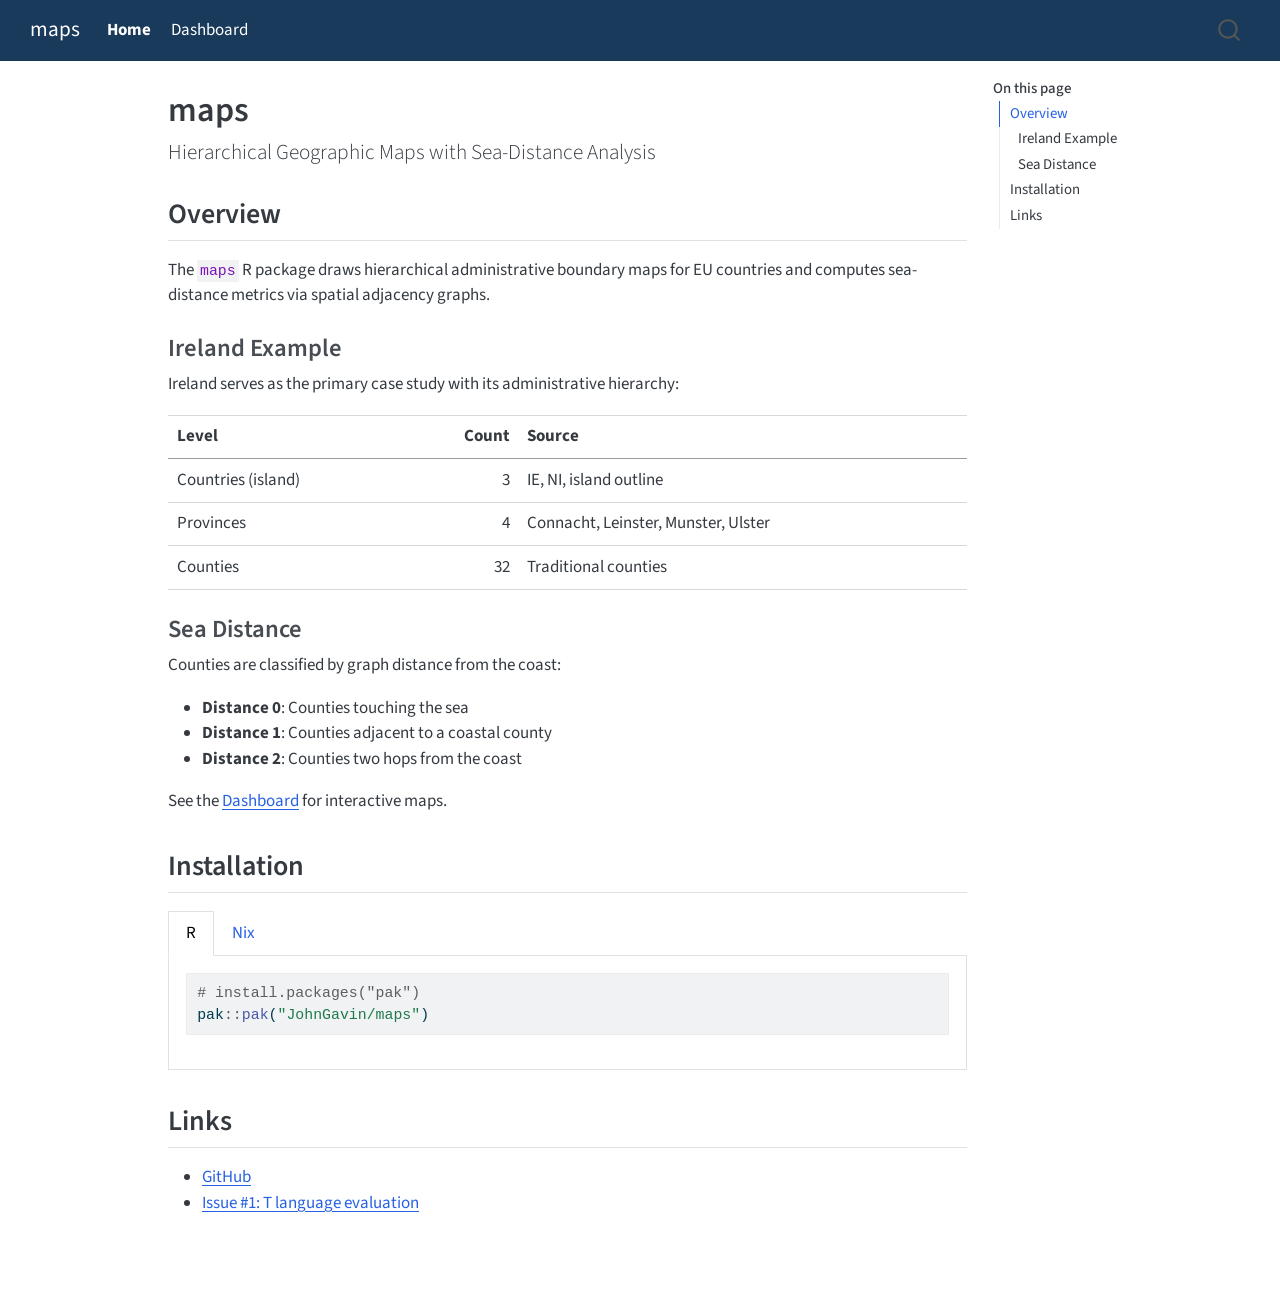
<file: docs/index.html>
<!DOCTYPE html>
<html xmlns="http://www.w3.org/1999/xhtml" lang="en" xml:lang="en"><head>

<meta charset="utf-8">
<meta name="generator" content="quarto-1.8.26">

<meta name="viewport" content="width=device-width, initial-scale=1.0, user-scalable=yes">


<title>maps</title>
<style>
code{white-space: pre-wrap;}
span.smallcaps{font-variant: small-caps;}
div.columns{display: flex; gap: min(4vw, 1.5em);}
div.column{flex: auto; overflow-x: auto;}
div.hanging-indent{margin-left: 1.5em; text-indent: -1.5em;}
ul.task-list{list-style: none;}
ul.task-list li input[type="checkbox"] {
  width: 0.8em;
  margin: 0 0.8em 0.2em -1em; /* quarto-specific, see https://github.com/quarto-dev/quarto-cli/issues/4556 */ 
  vertical-align: middle;
}
/* CSS for syntax highlighting */
html { -webkit-text-size-adjust: 100%; }
pre > code.sourceCode { white-space: pre; position: relative; }
pre > code.sourceCode > span { display: inline-block; line-height: 1.25; }
pre > code.sourceCode > span:empty { height: 1.2em; }
.sourceCode { overflow: visible; }
code.sourceCode > span { color: inherit; text-decoration: inherit; }
div.sourceCode { margin: 1em 0; }
pre.sourceCode { margin: 0; }
@media screen {
div.sourceCode { overflow: auto; }
}
@media print {
pre > code.sourceCode { white-space: pre-wrap; }
pre > code.sourceCode > span { text-indent: -5em; padding-left: 5em; }
}
pre.numberSource code
  { counter-reset: source-line 0; }
pre.numberSource code > span
  { position: relative; left: -4em; counter-increment: source-line; }
pre.numberSource code > span > a:first-child::before
  { content: counter(source-line);
    position: relative; left: -1em; text-align: right; vertical-align: baseline;
    border: none; display: inline-block;
    -webkit-touch-callout: none; -webkit-user-select: none;
    -khtml-user-select: none; -moz-user-select: none;
    -ms-user-select: none; user-select: none;
    padding: 0 4px; width: 4em;
  }
pre.numberSource { margin-left: 3em;  padding-left: 4px; }
div.sourceCode
  {   }
@media screen {
pre > code.sourceCode > span > a:first-child::before { text-decoration: underline; }
}
</style>


<script src="site_libs/quarto-nav/quarto-nav.js"></script>
<script src="site_libs/quarto-nav/headroom.min.js"></script>
<script src="site_libs/clipboard/clipboard.min.js"></script>
<script src="site_libs/quarto-search/autocomplete.umd.js"></script>
<script src="site_libs/quarto-search/fuse.min.js"></script>
<script src="site_libs/quarto-search/quarto-search.js"></script>
<meta name="quarto:offset" content="./">
<script src="site_libs/quarto-html/quarto.js" type="module"></script>
<script src="site_libs/quarto-html/tabsets/tabsets.js" type="module"></script>
<script src="site_libs/quarto-html/axe/axe-check.js" type="module"></script>
<script src="site_libs/quarto-html/popper.min.js"></script>
<script src="site_libs/quarto-html/tippy.umd.min.js"></script>
<script src="site_libs/quarto-html/anchor.min.js"></script>
<link href="site_libs/quarto-html/tippy.css" rel="stylesheet">
<link href="site_libs/quarto-html/quarto-syntax-highlighting-587c61ba64f3a5504c4d52d930310e48.css" rel="stylesheet" id="quarto-text-highlighting-styles">
<script src="site_libs/bootstrap/bootstrap.min.js"></script>
<link href="site_libs/bootstrap/bootstrap-icons.css" rel="stylesheet">
<link href="site_libs/bootstrap/bootstrap-6366b8537f22fe2521dbe9c1a8a1a9f2.min.css" rel="stylesheet" append-hash="true" id="quarto-bootstrap" data-mode="light">
<script id="quarto-search-options" type="application/json">{
  "location": "navbar",
  "copy-button": false,
  "collapse-after": 3,
  "panel-placement": "end",
  "type": "overlay",
  "limit": 50,
  "keyboard-shortcut": [
    "f",
    "/",
    "s"
  ],
  "show-item-context": false,
  "language": {
    "search-no-results-text": "No results",
    "search-matching-documents-text": "matching documents",
    "search-copy-link-title": "Copy link to search",
    "search-hide-matches-text": "Hide additional matches",
    "search-more-match-text": "more match in this document",
    "search-more-matches-text": "more matches in this document",
    "search-clear-button-title": "Clear",
    "search-text-placeholder": "",
    "search-detached-cancel-button-title": "Cancel",
    "search-submit-button-title": "Submit",
    "search-label": "Search"
  }
}</script>


<link rel="stylesheet" href="styles.css">
</head>

<body class="nav-fixed quarto-light">

<div id="quarto-search-results"></div>
  <header id="quarto-header" class="headroom fixed-top">
    <nav class="navbar navbar-expand-lg " data-bs-theme="dark">
      <div class="navbar-container container-fluid">
      <div class="navbar-brand-container mx-auto">
    <a class="navbar-brand" href="./index.html">
    <span class="navbar-title">maps</span>
    </a>
  </div>
            <div id="quarto-search" class="" title="Search"></div>
          <button class="navbar-toggler" type="button" data-bs-toggle="collapse" data-bs-target="#navbarCollapse" aria-controls="navbarCollapse" role="menu" aria-expanded="false" aria-label="Toggle navigation" onclick="if (window.quartoToggleHeadroom) { window.quartoToggleHeadroom(); }">
  <span class="navbar-toggler-icon"></span>
</button>
          <div class="collapse navbar-collapse" id="navbarCollapse">
            <ul class="navbar-nav navbar-nav-scroll me-auto">
  <li class="nav-item">
    <a class="nav-link active" href="./index.html" aria-current="page"> 
<span class="menu-text">Home</span></a>
  </li>  
  <li class="nav-item">
    <a class="nav-link" href="./vignettes/articles/dashboard.html"> 
<span class="menu-text">Dashboard</span></a>
  </li>  
</ul>
          </div> <!-- /navcollapse -->
            <div class="quarto-navbar-tools">
</div>
      </div> <!-- /container-fluid -->
    </nav>
</header>
<!-- content -->
<div id="quarto-content" class="quarto-container page-columns page-rows-contents page-layout-article page-navbar">
<!-- sidebar -->
<!-- margin-sidebar -->
    <div id="quarto-margin-sidebar" class="sidebar margin-sidebar">
        <nav id="TOC" role="doc-toc" class="toc-active">
    <h2 id="toc-title">On this page</h2>
   
  <ul>
  <li><a href="#overview" id="toc-overview" class="nav-link active" data-scroll-target="#overview">Overview</a>
  <ul class="collapse">
  <li><a href="#ireland-example" id="toc-ireland-example" class="nav-link" data-scroll-target="#ireland-example">Ireland Example</a></li>
  <li><a href="#sea-distance" id="toc-sea-distance" class="nav-link" data-scroll-target="#sea-distance">Sea Distance</a></li>
  </ul></li>
  <li><a href="#installation" id="toc-installation" class="nav-link" data-scroll-target="#installation">Installation</a></li>
  <li><a href="#links" id="toc-links" class="nav-link" data-scroll-target="#links">Links</a></li>
  </ul>
</nav>
    </div>
<!-- main -->
<main class="content" id="quarto-document-content">

<header id="title-block-header" class="quarto-title-block default">
<div class="quarto-title">
<h1 class="title">maps</h1>
<p class="subtitle lead">Hierarchical Geographic Maps with Sea-Distance Analysis</p>
</div>



<div class="quarto-title-meta">

    
  
    
  </div>
  


</header>


<section id="overview" class="level2">
<h2 class="anchored" data-anchor-id="overview">Overview</h2>
<p>The <code>maps</code> R package draws hierarchical administrative boundary maps for EU countries and computes sea-distance metrics via spatial adjacency graphs.</p>
<section id="ireland-example" class="level3">
<h3 class="anchored" data-anchor-id="ireland-example">Ireland Example</h3>
<p>Ireland serves as the primary case study with its administrative hierarchy:</p>
<table class="caption-top table">
<thead>
<tr class="header">
<th>Level</th>
<th style="text-align: right;">Count</th>
<th>Source</th>
</tr>
</thead>
<tbody>
<tr class="odd">
<td>Countries (island)</td>
<td style="text-align: right;">3</td>
<td>IE, NI, island outline</td>
</tr>
<tr class="even">
<td>Provinces</td>
<td style="text-align: right;">4</td>
<td>Connacht, Leinster, Munster, Ulster</td>
</tr>
<tr class="odd">
<td>Counties</td>
<td style="text-align: right;">32</td>
<td>Traditional counties</td>
</tr>
</tbody>
</table>
</section>
<section id="sea-distance" class="level3">
<h3 class="anchored" data-anchor-id="sea-distance">Sea Distance</h3>
<p>Counties are classified by graph distance from the coast:</p>
<ul>
<li><strong>Distance 0</strong>: Counties touching the sea</li>
<li><strong>Distance 1</strong>: Counties adjacent to a coastal county</li>
<li><strong>Distance 2</strong>: Counties two hops from the coast</li>
</ul>
<p>See the <a href="./vignettes/articles/dashboard.html">Dashboard</a> for interactive maps.</p>
</section>
</section>
<section id="installation" class="level2">
<h2 class="anchored" data-anchor-id="installation">Installation</h2>
<div class="tabset-margin-container"></div><div class="panel-tabset">
<ul class="nav nav-tabs" role="tablist"><li class="nav-item" role="presentation"><a class="nav-link active" id="tabset-1-1-tab" data-bs-toggle="tab" data-bs-target="#tabset-1-1" role="tab" aria-controls="tabset-1-1" aria-selected="true" href="">R</a></li><li class="nav-item" role="presentation"><a class="nav-link" id="tabset-1-2-tab" data-bs-toggle="tab" data-bs-target="#tabset-1-2" role="tab" aria-controls="tabset-1-2" aria-selected="false" href="">Nix</a></li></ul>
<div class="tab-content">
<div id="tabset-1-1" class="tab-pane active" role="tabpanel" aria-labelledby="tabset-1-1-tab">
<div class="code-copy-outer-scaffold"><div class="sourceCode" id="cb1"><pre class="sourceCode r code-with-copy"><code class="sourceCode r"><span id="cb1-1"><a href="#cb1-1" aria-hidden="true" tabindex="-1"></a><span class="co"># install.packages("pak")</span></span>
<span id="cb1-2"><a href="#cb1-2" aria-hidden="true" tabindex="-1"></a>pak<span class="sc">::</span><span class="fu">pak</span>(<span class="st">"JohnGavin/maps"</span>)</span></code></pre></div><button title="Copy to Clipboard" class="code-copy-button"><i class="bi"></i></button></div>
</div>
<div id="tabset-1-2" class="tab-pane" role="tabpanel" aria-labelledby="tabset-1-2-tab">
<div class="code-copy-outer-scaffold"><div class="sourceCode" id="cb2"><pre class="sourceCode bash code-with-copy"><code class="sourceCode bash"><span id="cb2-1"><a href="#cb2-1" aria-hidden="true" tabindex="-1"></a><span class="co"># Clone and enter the reproducible nix shell</span></span>
<span id="cb2-2"><a href="#cb2-2" aria-hidden="true" tabindex="-1"></a><span class="fu">git</span> clone https://github.com/JohnGavin/maps.git</span>
<span id="cb2-3"><a href="#cb2-3" aria-hidden="true" tabindex="-1"></a><span class="bu">cd</span> maps</span>
<span id="cb2-4"><a href="#cb2-4" aria-hidden="true" tabindex="-1"></a><span class="ex">nix-shell</span> default.nix</span></code></pre></div><button title="Copy to Clipboard" class="code-copy-button"><i class="bi"></i></button></div>
<p>The <code>default.nix</code> provides R 4.5.3 with all dependencies (sf, giscoR, igraph, leaflet, etc.) pinned to a specific nixpkgs snapshot for full reproducibility.</p>
</div>
</div>
</div>
</section>
<section id="links" class="level2">
<h2 class="anchored" data-anchor-id="links">Links</h2>
<ul>
<li><a href="https://github.com/JohnGavin/maps">GitHub</a></li>
<li><a href="https://github.com/JohnGavin/maps/issues/1">Issue #1: T language evaluation</a></li>
</ul>


</section>

</main> <!-- /main -->
<script id="quarto-html-after-body" type="application/javascript">
  window.document.addEventListener("DOMContentLoaded", function (event) {
    const icon = "";
    const anchorJS = new window.AnchorJS();
    anchorJS.options = {
      placement: 'right',
      icon: icon
    };
    anchorJS.add('.anchored');
    const isCodeAnnotation = (el) => {
      for (const clz of el.classList) {
        if (clz.startsWith('code-annotation-')) {                     
          return true;
        }
      }
      return false;
    }
    const onCopySuccess = function(e) {
      // button target
      const button = e.trigger;
      // don't keep focus
      button.blur();
      // flash "checked"
      button.classList.add('code-copy-button-checked');
      var currentTitle = button.getAttribute("title");
      button.setAttribute("title", "Copied!");
      let tooltip;
      if (window.bootstrap) {
        button.setAttribute("data-bs-toggle", "tooltip");
        button.setAttribute("data-bs-placement", "left");
        button.setAttribute("data-bs-title", "Copied!");
        tooltip = new bootstrap.Tooltip(button, 
          { trigger: "manual", 
            customClass: "code-copy-button-tooltip",
            offset: [0, -8]});
        tooltip.show();    
      }
      setTimeout(function() {
        if (tooltip) {
          tooltip.hide();
          button.removeAttribute("data-bs-title");
          button.removeAttribute("data-bs-toggle");
          button.removeAttribute("data-bs-placement");
        }
        button.setAttribute("title", currentTitle);
        button.classList.remove('code-copy-button-checked');
      }, 1000);
      // clear code selection
      e.clearSelection();
    }
    const getTextToCopy = function(trigger) {
      const outerScaffold = trigger.parentElement.cloneNode(true);
      const codeEl = outerScaffold.querySelector('code');
      for (const childEl of codeEl.children) {
        if (isCodeAnnotation(childEl)) {
          childEl.remove();
        }
      }
      return codeEl.innerText;
    }
    const clipboard = new window.ClipboardJS('.code-copy-button:not([data-in-quarto-modal])', {
      text: getTextToCopy
    });
    clipboard.on('success', onCopySuccess);
    if (window.document.getElementById('quarto-embedded-source-code-modal')) {
      const clipboardModal = new window.ClipboardJS('.code-copy-button[data-in-quarto-modal]', {
        text: getTextToCopy,
        container: window.document.getElementById('quarto-embedded-source-code-modal')
      });
      clipboardModal.on('success', onCopySuccess);
    }
      var localhostRegex = new RegExp(/^(?:http|https):\/\/localhost\:?[0-9]*\//);
      var mailtoRegex = new RegExp(/^mailto:/);
        var filterRegex = new RegExp('/' + window.location.host + '/');
      var isInternal = (href) => {
          return filterRegex.test(href) || localhostRegex.test(href) || mailtoRegex.test(href);
      }
      // Inspect non-navigation links and adorn them if external
     var links = window.document.querySelectorAll('a[href]:not(.nav-link):not(.navbar-brand):not(.toc-action):not(.sidebar-link):not(.sidebar-item-toggle):not(.pagination-link):not(.no-external):not([aria-hidden]):not(.dropdown-item):not(.quarto-navigation-tool):not(.about-link)');
      for (var i=0; i<links.length; i++) {
        const link = links[i];
        if (!isInternal(link.href)) {
          // undo the damage that might have been done by quarto-nav.js in the case of
          // links that we want to consider external
          if (link.dataset.originalHref !== undefined) {
            link.href = link.dataset.originalHref;
          }
        }
      }
    function tippyHover(el, contentFn, onTriggerFn, onUntriggerFn) {
      const config = {
        allowHTML: true,
        maxWidth: 500,
        delay: 100,
        arrow: false,
        appendTo: function(el) {
            return el.parentElement;
        },
        interactive: true,
        interactiveBorder: 10,
        theme: 'quarto',
        placement: 'bottom-start',
      };
      if (contentFn) {
        config.content = contentFn;
      }
      if (onTriggerFn) {
        config.onTrigger = onTriggerFn;
      }
      if (onUntriggerFn) {
        config.onUntrigger = onUntriggerFn;
      }
      window.tippy(el, config); 
    }
    const noterefs = window.document.querySelectorAll('a[role="doc-noteref"]');
    for (var i=0; i<noterefs.length; i++) {
      const ref = noterefs[i];
      tippyHover(ref, function() {
        // use id or data attribute instead here
        let href = ref.getAttribute('data-footnote-href') || ref.getAttribute('href');
        try { href = new URL(href).hash; } catch {}
        const id = href.replace(/^#\/?/, "");
        const note = window.document.getElementById(id);
        if (note) {
          return note.innerHTML;
        } else {
          return "";
        }
      });
    }
    const xrefs = window.document.querySelectorAll('a.quarto-xref');
    const processXRef = (id, note) => {
      // Strip column container classes
      const stripColumnClz = (el) => {
        el.classList.remove("page-full", "page-columns");
        if (el.children) {
          for (const child of el.children) {
            stripColumnClz(child);
          }
        }
      }
      stripColumnClz(note)
      if (id === null || id.startsWith('sec-')) {
        // Special case sections, only their first couple elements
        const container = document.createElement("div");
        if (note.children && note.children.length > 2) {
          container.appendChild(note.children[0].cloneNode(true));
          for (let i = 1; i < note.children.length; i++) {
            const child = note.children[i];
            if (child.tagName === "P" && child.innerText === "") {
              continue;
            } else {
              container.appendChild(child.cloneNode(true));
              break;
            }
          }
          if (window.Quarto?.typesetMath) {
            window.Quarto.typesetMath(container);
          }
          return container.innerHTML
        } else {
          if (window.Quarto?.typesetMath) {
            window.Quarto.typesetMath(note);
          }
          return note.innerHTML;
        }
      } else {
        // Remove any anchor links if they are present
        const anchorLink = note.querySelector('a.anchorjs-link');
        if (anchorLink) {
          anchorLink.remove();
        }
        if (window.Quarto?.typesetMath) {
          window.Quarto.typesetMath(note);
        }
        if (note.classList.contains("callout")) {
          return note.outerHTML;
        } else {
          return note.innerHTML;
        }
      }
    }
    for (var i=0; i<xrefs.length; i++) {
      const xref = xrefs[i];
      tippyHover(xref, undefined, function(instance) {
        instance.disable();
        let url = xref.getAttribute('href');
        let hash = undefined; 
        if (url.startsWith('#')) {
          hash = url;
        } else {
          try { hash = new URL(url).hash; } catch {}
        }
        if (hash) {
          const id = hash.replace(/^#\/?/, "");
          const note = window.document.getElementById(id);
          if (note !== null) {
            try {
              const html = processXRef(id, note.cloneNode(true));
              instance.setContent(html);
            } finally {
              instance.enable();
              instance.show();
            }
          } else {
            // See if we can fetch this
            fetch(url.split('#')[0])
            .then(res => res.text())
            .then(html => {
              const parser = new DOMParser();
              const htmlDoc = parser.parseFromString(html, "text/html");
              const note = htmlDoc.getElementById(id);
              if (note !== null) {
                const html = processXRef(id, note);
                instance.setContent(html);
              } 
            }).finally(() => {
              instance.enable();
              instance.show();
            });
          }
        } else {
          // See if we can fetch a full url (with no hash to target)
          // This is a special case and we should probably do some content thinning / targeting
          fetch(url)
          .then(res => res.text())
          .then(html => {
            const parser = new DOMParser();
            const htmlDoc = parser.parseFromString(html, "text/html");
            const note = htmlDoc.querySelector('main.content');
            if (note !== null) {
              // This should only happen for chapter cross references
              // (since there is no id in the URL)
              // remove the first header
              if (note.children.length > 0 && note.children[0].tagName === "HEADER") {
                note.children[0].remove();
              }
              const html = processXRef(null, note);
              instance.setContent(html);
            } 
          }).finally(() => {
            instance.enable();
            instance.show();
          });
        }
      }, function(instance) {
      });
    }
        let selectedAnnoteEl;
        const selectorForAnnotation = ( cell, annotation) => {
          let cellAttr = 'data-code-cell="' + cell + '"';
          let lineAttr = 'data-code-annotation="' +  annotation + '"';
          const selector = 'span[' + cellAttr + '][' + lineAttr + ']';
          return selector;
        }
        const selectCodeLines = (annoteEl) => {
          const doc = window.document;
          const targetCell = annoteEl.getAttribute("data-target-cell");
          const targetAnnotation = annoteEl.getAttribute("data-target-annotation");
          const annoteSpan = window.document.querySelector(selectorForAnnotation(targetCell, targetAnnotation));
          const lines = annoteSpan.getAttribute("data-code-lines").split(",");
          const lineIds = lines.map((line) => {
            return targetCell + "-" + line;
          })
          let top = null;
          let height = null;
          let parent = null;
          if (lineIds.length > 0) {
              //compute the position of the single el (top and bottom and make a div)
              const el = window.document.getElementById(lineIds[0]);
              top = el.offsetTop;
              height = el.offsetHeight;
              parent = el.parentElement.parentElement;
            if (lineIds.length > 1) {
              const lastEl = window.document.getElementById(lineIds[lineIds.length - 1]);
              const bottom = lastEl.offsetTop + lastEl.offsetHeight;
              height = bottom - top;
            }
            if (top !== null && height !== null && parent !== null) {
              // cook up a div (if necessary) and position it 
              let div = window.document.getElementById("code-annotation-line-highlight");
              if (div === null) {
                div = window.document.createElement("div");
                div.setAttribute("id", "code-annotation-line-highlight");
                div.style.position = 'absolute';
                parent.appendChild(div);
              }
              div.style.top = top - 2 + "px";
              div.style.height = height + 4 + "px";
              div.style.left = 0;
              let gutterDiv = window.document.getElementById("code-annotation-line-highlight-gutter");
              if (gutterDiv === null) {
                gutterDiv = window.document.createElement("div");
                gutterDiv.setAttribute("id", "code-annotation-line-highlight-gutter");
                gutterDiv.style.position = 'absolute';
                const codeCell = window.document.getElementById(targetCell);
                const gutter = codeCell.querySelector('.code-annotation-gutter');
                gutter.appendChild(gutterDiv);
              }
              gutterDiv.style.top = top - 2 + "px";
              gutterDiv.style.height = height + 4 + "px";
            }
            selectedAnnoteEl = annoteEl;
          }
        };
        const unselectCodeLines = () => {
          const elementsIds = ["code-annotation-line-highlight", "code-annotation-line-highlight-gutter"];
          elementsIds.forEach((elId) => {
            const div = window.document.getElementById(elId);
            if (div) {
              div.remove();
            }
          });
          selectedAnnoteEl = undefined;
        };
          // Handle positioning of the toggle
      window.addEventListener(
        "resize",
        throttle(() => {
          elRect = undefined;
          if (selectedAnnoteEl) {
            selectCodeLines(selectedAnnoteEl);
          }
        }, 10)
      );
      function throttle(fn, ms) {
      let throttle = false;
      let timer;
        return (...args) => {
          if(!throttle) { // first call gets through
              fn.apply(this, args);
              throttle = true;
          } else { // all the others get throttled
              if(timer) clearTimeout(timer); // cancel #2
              timer = setTimeout(() => {
                fn.apply(this, args);
                timer = throttle = false;
              }, ms);
          }
        };
      }
        // Attach click handler to the DT
        const annoteDls = window.document.querySelectorAll('dt[data-target-cell]');
        for (const annoteDlNode of annoteDls) {
          annoteDlNode.addEventListener('click', (event) => {
            const clickedEl = event.target;
            if (clickedEl !== selectedAnnoteEl) {
              unselectCodeLines();
              const activeEl = window.document.querySelector('dt[data-target-cell].code-annotation-active');
              if (activeEl) {
                activeEl.classList.remove('code-annotation-active');
              }
              selectCodeLines(clickedEl);
              clickedEl.classList.add('code-annotation-active');
            } else {
              // Unselect the line
              unselectCodeLines();
              clickedEl.classList.remove('code-annotation-active');
            }
          });
        }
    const findCites = (el) => {
      const parentEl = el.parentElement;
      if (parentEl) {
        const cites = parentEl.dataset.cites;
        if (cites) {
          return {
            el,
            cites: cites.split(' ')
          };
        } else {
          return findCites(el.parentElement)
        }
      } else {
        return undefined;
      }
    };
    var bibliorefs = window.document.querySelectorAll('a[role="doc-biblioref"]');
    for (var i=0; i<bibliorefs.length; i++) {
      const ref = bibliorefs[i];
      const citeInfo = findCites(ref);
      if (citeInfo) {
        tippyHover(citeInfo.el, function() {
          var popup = window.document.createElement('div');
          citeInfo.cites.forEach(function(cite) {
            var citeDiv = window.document.createElement('div');
            citeDiv.classList.add('hanging-indent');
            citeDiv.classList.add('csl-entry');
            var biblioDiv = window.document.getElementById('ref-' + cite);
            if (biblioDiv) {
              citeDiv.innerHTML = biblioDiv.innerHTML;
            }
            popup.appendChild(citeDiv);
          });
          return popup.innerHTML;
        });
      }
    }
  });
  </script>
</div> <!-- /content -->




</body></html>
</file>
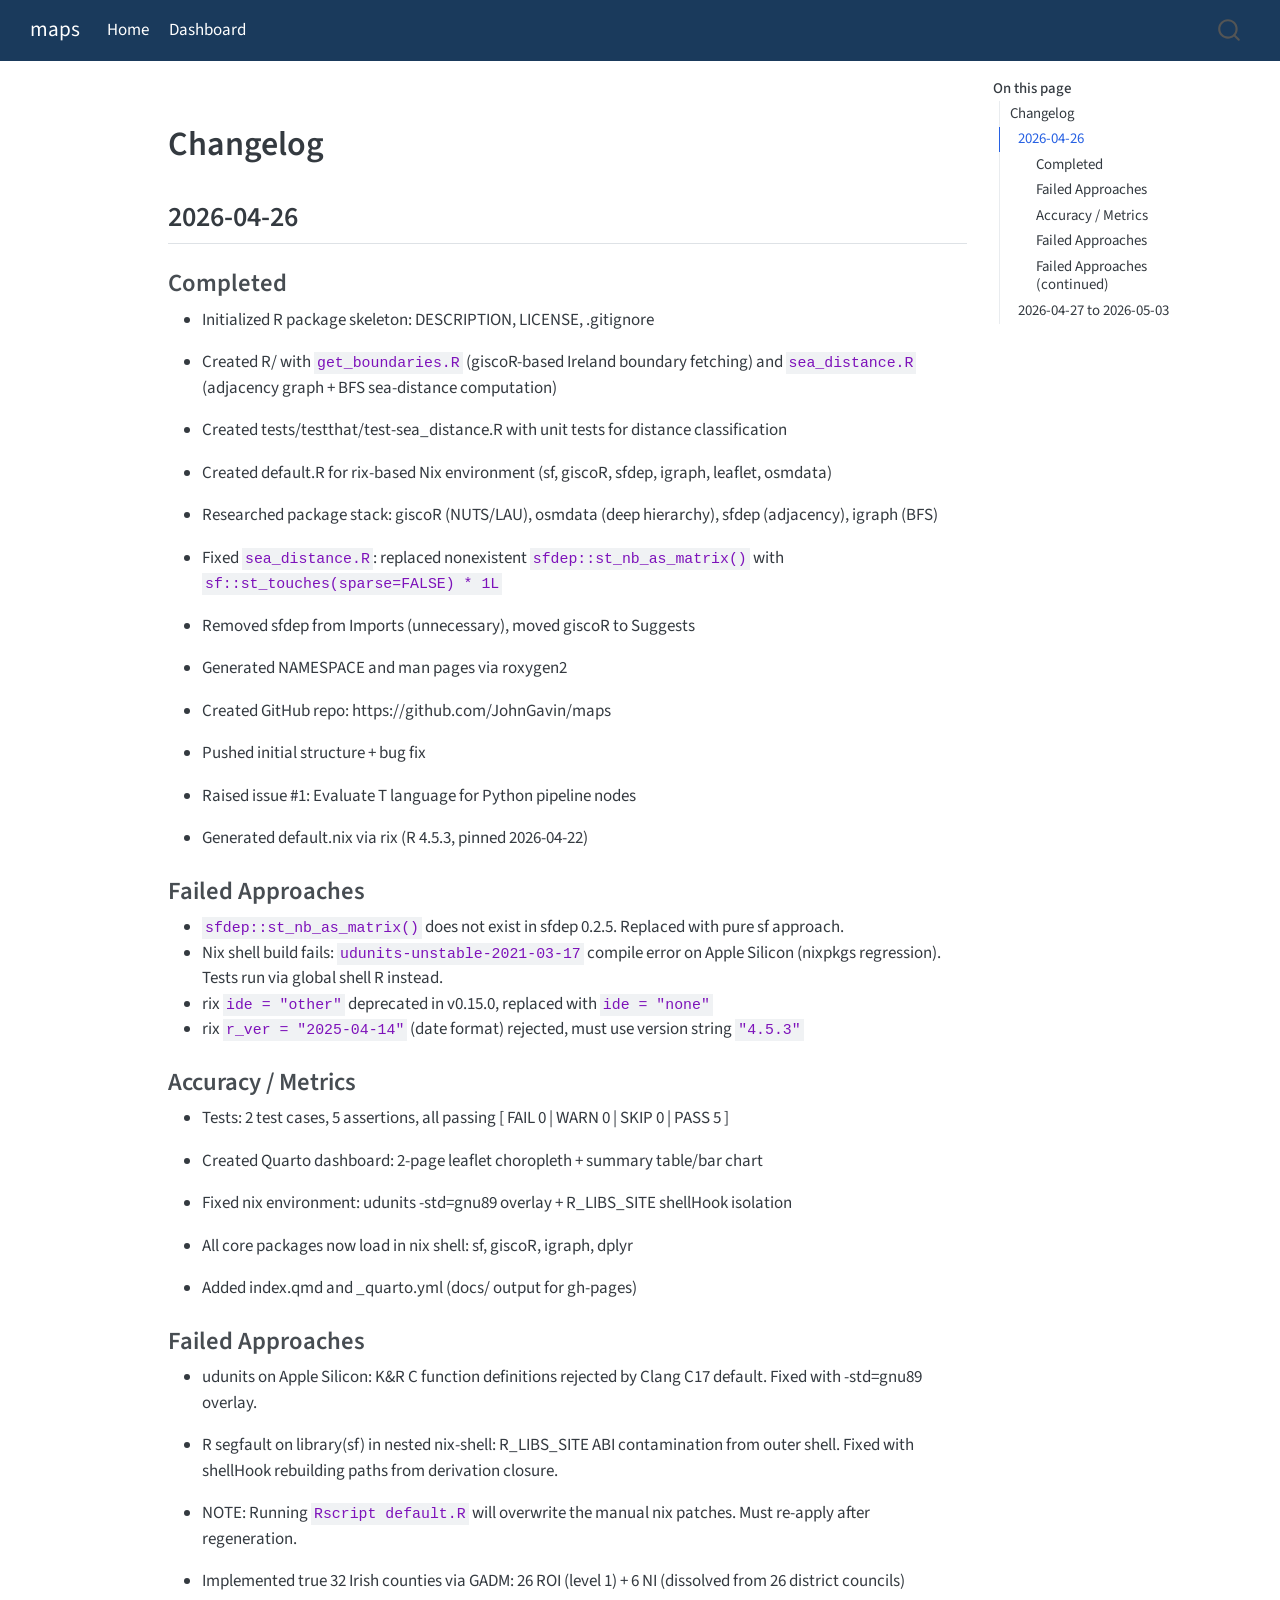
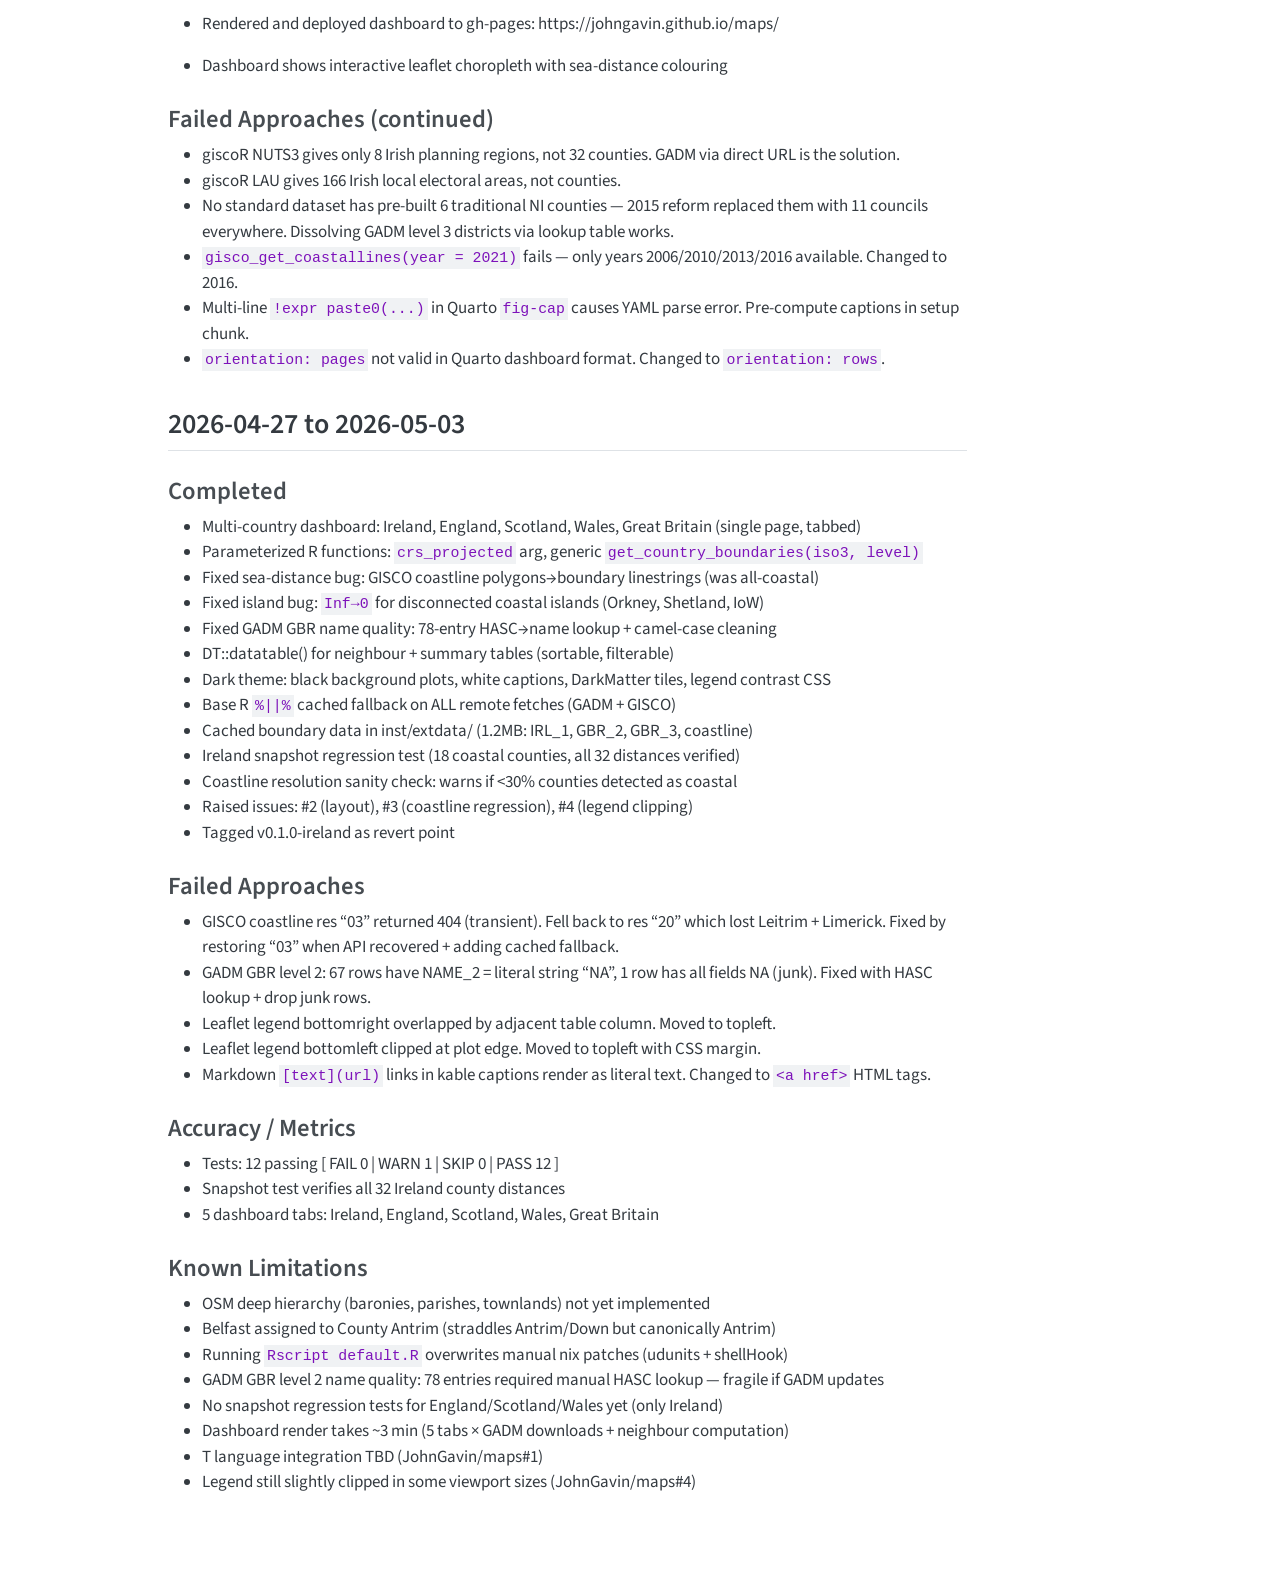
<file: docs/CHANGELOG.html>
<!DOCTYPE html>
<html xmlns="http://www.w3.org/1999/xhtml" lang="en" xml:lang="en"><head>

<meta charset="utf-8">
<meta name="generator" content="quarto-1.8.26">

<meta name="viewport" content="width=device-width, initial-scale=1.0, user-scalable=yes">


<title>changelog – maps</title>
<style>
code{white-space: pre-wrap;}
span.smallcaps{font-variant: small-caps;}
div.columns{display: flex; gap: min(4vw, 1.5em);}
div.column{flex: auto; overflow-x: auto;}
div.hanging-indent{margin-left: 1.5em; text-indent: -1.5em;}
ul.task-list{list-style: none;}
ul.task-list li input[type="checkbox"] {
  width: 0.8em;
  margin: 0 0.8em 0.2em -1em; /* quarto-specific, see https://github.com/quarto-dev/quarto-cli/issues/4556 */ 
  vertical-align: middle;
}
</style>


<script src="site_libs/quarto-nav/quarto-nav.js"></script>
<script src="site_libs/quarto-nav/headroom.min.js"></script>
<script src="site_libs/clipboard/clipboard.min.js"></script>
<script src="site_libs/quarto-search/autocomplete.umd.js"></script>
<script src="site_libs/quarto-search/fuse.min.js"></script>
<script src="site_libs/quarto-search/quarto-search.js"></script>
<meta name="quarto:offset" content="./">
<script src="site_libs/quarto-html/quarto.js" type="module"></script>
<script src="site_libs/quarto-html/tabsets/tabsets.js" type="module"></script>
<script src="site_libs/quarto-html/axe/axe-check.js" type="module"></script>
<script src="site_libs/quarto-html/popper.min.js"></script>
<script src="site_libs/quarto-html/tippy.umd.min.js"></script>
<script src="site_libs/quarto-html/anchor.min.js"></script>
<link href="site_libs/quarto-html/tippy.css" rel="stylesheet">
<link href="site_libs/quarto-html/quarto-syntax-highlighting-587c61ba64f3a5504c4d52d930310e48.css" rel="stylesheet" id="quarto-text-highlighting-styles">
<script src="site_libs/bootstrap/bootstrap.min.js"></script>
<link href="site_libs/bootstrap/bootstrap-icons.css" rel="stylesheet">
<link href="site_libs/bootstrap/bootstrap-6366b8537f22fe2521dbe9c1a8a1a9f2.min.css" rel="stylesheet" append-hash="true" id="quarto-bootstrap" data-mode="light">
<script id="quarto-search-options" type="application/json">{
  "location": "navbar",
  "copy-button": false,
  "collapse-after": 3,
  "panel-placement": "end",
  "type": "overlay",
  "limit": 50,
  "keyboard-shortcut": [
    "f",
    "/",
    "s"
  ],
  "show-item-context": false,
  "language": {
    "search-no-results-text": "No results",
    "search-matching-documents-text": "matching documents",
    "search-copy-link-title": "Copy link to search",
    "search-hide-matches-text": "Hide additional matches",
    "search-more-match-text": "more match in this document",
    "search-more-matches-text": "more matches in this document",
    "search-clear-button-title": "Clear",
    "search-text-placeholder": "",
    "search-detached-cancel-button-title": "Cancel",
    "search-submit-button-title": "Submit",
    "search-label": "Search"
  }
}</script>


<link rel="stylesheet" href="styles.css">
</head>

<body class="nav-fixed quarto-light">

<div id="quarto-search-results"></div>
  <header id="quarto-header" class="headroom fixed-top">
    <nav class="navbar navbar-expand-lg " data-bs-theme="dark">
      <div class="navbar-container container-fluid">
      <div class="navbar-brand-container mx-auto">
    <a class="navbar-brand" href="./index.html">
    <span class="navbar-title">maps</span>
    </a>
  </div>
            <div id="quarto-search" class="" title="Search"></div>
          <button class="navbar-toggler" type="button" data-bs-toggle="collapse" data-bs-target="#navbarCollapse" aria-controls="navbarCollapse" role="menu" aria-expanded="false" aria-label="Toggle navigation" onclick="if (window.quartoToggleHeadroom) { window.quartoToggleHeadroom(); }">
  <span class="navbar-toggler-icon"></span>
</button>
          <div class="collapse navbar-collapse" id="navbarCollapse">
            <ul class="navbar-nav navbar-nav-scroll me-auto">
  <li class="nav-item">
    <a class="nav-link" href="./index.html"> 
<span class="menu-text">Home</span></a>
  </li>  
  <li class="nav-item">
    <a class="nav-link" href="./vignettes/articles/dashboard.html"> 
<span class="menu-text">Dashboard</span></a>
  </li>  
</ul>
          </div> <!-- /navcollapse -->
            <div class="quarto-navbar-tools">
</div>
      </div> <!-- /container-fluid -->
    </nav>
</header>
<!-- content -->
<div id="quarto-content" class="quarto-container page-columns page-rows-contents page-layout-article page-navbar">
<!-- sidebar -->
<!-- margin-sidebar -->
    <div id="quarto-margin-sidebar" class="sidebar margin-sidebar">
        <nav id="TOC" role="doc-toc" class="toc-active">
    <h2 id="toc-title">On this page</h2>
   
  <ul>
  <li><a href="#changelog" id="toc-changelog" class="nav-link active" data-scroll-target="#changelog">Changelog</a>
  <ul class="collapse">
  <li><a href="#section" id="toc-section" class="nav-link" data-scroll-target="#section">2026-04-26</a>
  <ul class="collapse">
  <li><a href="#completed" id="toc-completed" class="nav-link" data-scroll-target="#completed">Completed</a></li>
  <li><a href="#failed-approaches" id="toc-failed-approaches" class="nav-link" data-scroll-target="#failed-approaches">Failed Approaches</a></li>
  <li><a href="#accuracy-metrics" id="toc-accuracy-metrics" class="nav-link" data-scroll-target="#accuracy-metrics">Accuracy / Metrics</a></li>
  <li><a href="#failed-approaches-1" id="toc-failed-approaches-1" class="nav-link" data-scroll-target="#failed-approaches-1">Failed Approaches</a></li>
  <li><a href="#failed-approaches-continued" id="toc-failed-approaches-continued" class="nav-link" data-scroll-target="#failed-approaches-continued">Failed Approaches (continued)</a></li>
  </ul></li>
  <li><a href="#to-2026-05-03" id="toc-to-2026-05-03" class="nav-link" data-scroll-target="#to-2026-05-03">2026-04-27 to 2026-05-03</a>
  <ul class="collapse">
  <li><a href="#completed-1" id="toc-completed-1" class="nav-link" data-scroll-target="#completed-1">Completed</a></li>
  <li><a href="#failed-approaches-2" id="toc-failed-approaches-2" class="nav-link" data-scroll-target="#failed-approaches-2">Failed Approaches</a></li>
  <li><a href="#accuracy-metrics-1" id="toc-accuracy-metrics-1" class="nav-link" data-scroll-target="#accuracy-metrics-1">Accuracy / Metrics</a></li>
  <li><a href="#known-limitations" id="toc-known-limitations" class="nav-link" data-scroll-target="#known-limitations">Known Limitations</a></li>
  </ul></li>
  </ul></li>
  </ul>
</nav>
    </div>
<!-- main -->
<main class="content" id="quarto-document-content"><header id="title-block-header" class="quarto-title-block"></header>




<section id="changelog" class="level1">
<h1>Changelog</h1>
<section id="section" class="level2">
<h2 class="anchored" data-anchor-id="section">2026-04-26</h2>
<section id="completed" class="level3">
<h3 class="anchored" data-anchor-id="completed">Completed</h3>
<ul>
<li><p>Initialized R package skeleton: DESCRIPTION, LICENSE, .gitignore</p></li>
<li><p>Created R/ with <code>get_boundaries.R</code> (giscoR-based Ireland boundary fetching) and <code>sea_distance.R</code> (adjacency graph + BFS sea-distance computation)</p></li>
<li><p>Created tests/testthat/test-sea_distance.R with unit tests for distance classification</p></li>
<li><p>Created default.R for rix-based Nix environment (sf, giscoR, sfdep, igraph, leaflet, osmdata)</p></li>
<li><p>Researched package stack: giscoR (NUTS/LAU), osmdata (deep hierarchy), sfdep (adjacency), igraph (BFS)</p></li>
<li><p>Fixed <code>sea_distance.R</code>: replaced nonexistent <code>sfdep::st_nb_as_matrix()</code> with <code>sf::st_touches(sparse=FALSE) * 1L</code></p></li>
<li><p>Removed sfdep from Imports (unnecessary), moved giscoR to Suggests</p></li>
<li><p>Generated NAMESPACE and man pages via roxygen2</p></li>
<li><p>Created GitHub repo: https://github.com/JohnGavin/maps</p></li>
<li><p>Pushed initial structure + bug fix</p></li>
<li><p>Raised issue #1: Evaluate T language for Python pipeline nodes</p></li>
<li><p>Generated default.nix via rix (R 4.5.3, pinned 2026-04-22)</p></li>
</ul>
</section>
<section id="failed-approaches" class="level3">
<h3 class="anchored" data-anchor-id="failed-approaches">Failed Approaches</h3>
<ul>
<li><code>sfdep::st_nb_as_matrix()</code> does not exist in sfdep 0.2.5. Replaced with pure sf approach.</li>
<li>Nix shell build fails: <code>udunits-unstable-2021-03-17</code> compile error on Apple Silicon (nixpkgs regression). Tests run via global shell R instead.</li>
<li>rix <code>ide = "other"</code> deprecated in v0.15.0, replaced with <code>ide = "none"</code></li>
<li>rix <code>r_ver = "2025-04-14"</code> (date format) rejected, must use version string <code>"4.5.3"</code></li>
</ul>
</section>
<section id="accuracy-metrics" class="level3">
<h3 class="anchored" data-anchor-id="accuracy-metrics">Accuracy / Metrics</h3>
<ul>
<li><p>Tests: 2 test cases, 5 assertions, all passing [ FAIL 0 | WARN 0 | SKIP 0 | PASS 5 ]</p></li>
<li><p>Created Quarto dashboard: 2-page leaflet choropleth + summary table/bar chart</p></li>
<li><p>Fixed nix environment: udunits -std=gnu89 overlay + R_LIBS_SITE shellHook isolation</p></li>
<li><p>All core packages now load in nix shell: sf, giscoR, igraph, dplyr</p></li>
<li><p>Added index.qmd and _quarto.yml (docs/ output for gh-pages)</p></li>
</ul>
</section>
<section id="failed-approaches-1" class="level3">
<h3 class="anchored" data-anchor-id="failed-approaches-1">Failed Approaches</h3>
<ul>
<li><p>udunits on Apple Silicon: K&amp;R C function definitions rejected by Clang C17 default. Fixed with -std=gnu89 overlay.</p></li>
<li><p>R segfault on library(sf) in nested nix-shell: R_LIBS_SITE ABI contamination from outer shell. Fixed with shellHook rebuilding paths from derivation closure.</p></li>
<li><p>NOTE: Running <code>Rscript default.R</code> will overwrite the manual nix patches. Must re-apply after regeneration.</p></li>
<li><p>Implemented true 32 Irish counties via GADM: 26 ROI (level 1) + 6 NI (dissolved from 26 district councils)</p></li>
<li><p>Rendered and deployed dashboard to gh-pages: https://johngavin.github.io/maps/</p></li>
<li><p>Dashboard shows interactive leaflet choropleth with sea-distance colouring</p></li>
</ul>
</section>
<section id="failed-approaches-continued" class="level3">
<h3 class="anchored" data-anchor-id="failed-approaches-continued">Failed Approaches (continued)</h3>
<ul>
<li>giscoR NUTS3 gives only 8 Irish planning regions, not 32 counties. GADM via direct URL is the solution.</li>
<li>giscoR LAU gives 166 Irish local electoral areas, not counties.</li>
<li>No standard dataset has pre-built 6 traditional NI counties — 2015 reform replaced them with 11 councils everywhere. Dissolving GADM level 3 districts via lookup table works.</li>
<li><code>gisco_get_coastallines(year = 2021)</code> fails — only years 2006/2010/2013/2016 available. Changed to 2016.</li>
<li>Multi-line <code>!expr paste0(...)</code> in Quarto <code>fig-cap</code> causes YAML parse error. Pre-compute captions in setup chunk.</li>
<li><code>orientation: pages</code> not valid in Quarto dashboard format. Changed to <code>orientation: rows</code>.</li>
</ul>
</section>
</section>
<section id="to-2026-05-03" class="level2">
<h2 class="anchored" data-anchor-id="to-2026-05-03">2026-04-27 to 2026-05-03</h2>
<section id="completed-1" class="level3">
<h3 class="anchored" data-anchor-id="completed-1">Completed</h3>
<ul>
<li>Multi-country dashboard: Ireland, England, Scotland, Wales, Great Britain (single page, tabbed)</li>
<li>Parameterized R functions: <code>crs_projected</code> arg, generic <code>get_country_boundaries(iso3, level)</code></li>
<li>Fixed sea-distance bug: GISCO coastline polygons→boundary linestrings (was all-coastal)</li>
<li>Fixed island bug: <code>Inf→0</code> for disconnected coastal islands (Orkney, Shetland, IoW)</li>
<li>Fixed GADM GBR name quality: 78-entry HASC→name lookup + camel-case cleaning</li>
<li>DT::datatable() for neighbour + summary tables (sortable, filterable)</li>
<li>Dark theme: black background plots, white captions, DarkMatter tiles, legend contrast CSS</li>
<li>Base R <code>%||%</code> cached fallback on ALL remote fetches (GADM + GISCO)</li>
<li>Cached boundary data in inst/extdata/ (1.2MB: IRL_1, GBR_2, GBR_3, coastline)</li>
<li>Ireland snapshot regression test (18 coastal counties, all 32 distances verified)</li>
<li>Coastline resolution sanity check: warns if &lt;30% counties detected as coastal</li>
<li>Raised issues: #2 (layout), #3 (coastline regression), #4 (legend clipping)</li>
<li>Tagged v0.1.0-ireland as revert point</li>
</ul>
</section>
<section id="failed-approaches-2" class="level3">
<h3 class="anchored" data-anchor-id="failed-approaches-2">Failed Approaches</h3>
<ul>
<li>GISCO coastline res “03” returned 404 (transient). Fell back to res “20” which lost Leitrim + Limerick. Fixed by restoring “03” when API recovered + adding cached fallback.</li>
<li>GADM GBR level 2: 67 rows have NAME_2 = literal string “NA”, 1 row has all fields NA (junk). Fixed with HASC lookup + drop junk rows.</li>
<li>Leaflet legend bottomright overlapped by adjacent table column. Moved to topleft.</li>
<li>Leaflet legend bottomleft clipped at plot edge. Moved to topleft with CSS margin.</li>
<li>Markdown <code>[text](url)</code> links in kable captions render as literal text. Changed to <code>&lt;a href&gt;</code> HTML tags.</li>
</ul>
</section>
<section id="accuracy-metrics-1" class="level3">
<h3 class="anchored" data-anchor-id="accuracy-metrics-1">Accuracy / Metrics</h3>
<ul>
<li>Tests: 12 passing [ FAIL 0 | WARN 1 | SKIP 0 | PASS 12 ]</li>
<li>Snapshot test verifies all 32 Ireland county distances</li>
<li>5 dashboard tabs: Ireland, England, Scotland, Wales, Great Britain</li>
</ul>
</section>
<section id="known-limitations" class="level3">
<h3 class="anchored" data-anchor-id="known-limitations">Known Limitations</h3>
<ul>
<li>OSM deep hierarchy (baronies, parishes, townlands) not yet implemented</li>
<li>Belfast assigned to County Antrim (straddles Antrim/Down but canonically Antrim)</li>
<li>Running <code>Rscript default.R</code> overwrites manual nix patches (udunits + shellHook)</li>
<li>GADM GBR level 2 name quality: 78 entries required manual HASC lookup — fragile if GADM updates</li>
<li>No snapshot regression tests for England/Scotland/Wales yet (only Ireland)</li>
<li>Dashboard render takes ~3 min (5 tabs × GADM downloads + neighbour computation)</li>
<li>T language integration TBD (JohnGavin/maps#1)</li>
<li>Legend still slightly clipped in some viewport sizes (JohnGavin/maps#4)</li>
</ul>


</section>
</section>
</section>

</main> <!-- /main -->
<script id="quarto-html-after-body" type="application/javascript">
  window.document.addEventListener("DOMContentLoaded", function (event) {
    const icon = "";
    const anchorJS = new window.AnchorJS();
    anchorJS.options = {
      placement: 'right',
      icon: icon
    };
    anchorJS.add('.anchored');
    const isCodeAnnotation = (el) => {
      for (const clz of el.classList) {
        if (clz.startsWith('code-annotation-')) {                     
          return true;
        }
      }
      return false;
    }
    const onCopySuccess = function(e) {
      // button target
      const button = e.trigger;
      // don't keep focus
      button.blur();
      // flash "checked"
      button.classList.add('code-copy-button-checked');
      var currentTitle = button.getAttribute("title");
      button.setAttribute("title", "Copied!");
      let tooltip;
      if (window.bootstrap) {
        button.setAttribute("data-bs-toggle", "tooltip");
        button.setAttribute("data-bs-placement", "left");
        button.setAttribute("data-bs-title", "Copied!");
        tooltip = new bootstrap.Tooltip(button, 
          { trigger: "manual", 
            customClass: "code-copy-button-tooltip",
            offset: [0, -8]});
        tooltip.show();    
      }
      setTimeout(function() {
        if (tooltip) {
          tooltip.hide();
          button.removeAttribute("data-bs-title");
          button.removeAttribute("data-bs-toggle");
          button.removeAttribute("data-bs-placement");
        }
        button.setAttribute("title", currentTitle);
        button.classList.remove('code-copy-button-checked');
      }, 1000);
      // clear code selection
      e.clearSelection();
    }
    const getTextToCopy = function(trigger) {
      const outerScaffold = trigger.parentElement.cloneNode(true);
      const codeEl = outerScaffold.querySelector('code');
      for (const childEl of codeEl.children) {
        if (isCodeAnnotation(childEl)) {
          childEl.remove();
        }
      }
      return codeEl.innerText;
    }
    const clipboard = new window.ClipboardJS('.code-copy-button:not([data-in-quarto-modal])', {
      text: getTextToCopy
    });
    clipboard.on('success', onCopySuccess);
    if (window.document.getElementById('quarto-embedded-source-code-modal')) {
      const clipboardModal = new window.ClipboardJS('.code-copy-button[data-in-quarto-modal]', {
        text: getTextToCopy,
        container: window.document.getElementById('quarto-embedded-source-code-modal')
      });
      clipboardModal.on('success', onCopySuccess);
    }
      var localhostRegex = new RegExp(/^(?:http|https):\/\/localhost\:?[0-9]*\//);
      var mailtoRegex = new RegExp(/^mailto:/);
        var filterRegex = new RegExp('/' + window.location.host + '/');
      var isInternal = (href) => {
          return filterRegex.test(href) || localhostRegex.test(href) || mailtoRegex.test(href);
      }
      // Inspect non-navigation links and adorn them if external
     var links = window.document.querySelectorAll('a[href]:not(.nav-link):not(.navbar-brand):not(.toc-action):not(.sidebar-link):not(.sidebar-item-toggle):not(.pagination-link):not(.no-external):not([aria-hidden]):not(.dropdown-item):not(.quarto-navigation-tool):not(.about-link)');
      for (var i=0; i<links.length; i++) {
        const link = links[i];
        if (!isInternal(link.href)) {
          // undo the damage that might have been done by quarto-nav.js in the case of
          // links that we want to consider external
          if (link.dataset.originalHref !== undefined) {
            link.href = link.dataset.originalHref;
          }
        }
      }
    function tippyHover(el, contentFn, onTriggerFn, onUntriggerFn) {
      const config = {
        allowHTML: true,
        maxWidth: 500,
        delay: 100,
        arrow: false,
        appendTo: function(el) {
            return el.parentElement;
        },
        interactive: true,
        interactiveBorder: 10,
        theme: 'quarto',
        placement: 'bottom-start',
      };
      if (contentFn) {
        config.content = contentFn;
      }
      if (onTriggerFn) {
        config.onTrigger = onTriggerFn;
      }
      if (onUntriggerFn) {
        config.onUntrigger = onUntriggerFn;
      }
      window.tippy(el, config); 
    }
    const noterefs = window.document.querySelectorAll('a[role="doc-noteref"]');
    for (var i=0; i<noterefs.length; i++) {
      const ref = noterefs[i];
      tippyHover(ref, function() {
        // use id or data attribute instead here
        let href = ref.getAttribute('data-footnote-href') || ref.getAttribute('href');
        try { href = new URL(href).hash; } catch {}
        const id = href.replace(/^#\/?/, "");
        const note = window.document.getElementById(id);
        if (note) {
          return note.innerHTML;
        } else {
          return "";
        }
      });
    }
    const xrefs = window.document.querySelectorAll('a.quarto-xref');
    const processXRef = (id, note) => {
      // Strip column container classes
      const stripColumnClz = (el) => {
        el.classList.remove("page-full", "page-columns");
        if (el.children) {
          for (const child of el.children) {
            stripColumnClz(child);
          }
        }
      }
      stripColumnClz(note)
      if (id === null || id.startsWith('sec-')) {
        // Special case sections, only their first couple elements
        const container = document.createElement("div");
        if (note.children && note.children.length > 2) {
          container.appendChild(note.children[0].cloneNode(true));
          for (let i = 1; i < note.children.length; i++) {
            const child = note.children[i];
            if (child.tagName === "P" && child.innerText === "") {
              continue;
            } else {
              container.appendChild(child.cloneNode(true));
              break;
            }
          }
          if (window.Quarto?.typesetMath) {
            window.Quarto.typesetMath(container);
          }
          return container.innerHTML
        } else {
          if (window.Quarto?.typesetMath) {
            window.Quarto.typesetMath(note);
          }
          return note.innerHTML;
        }
      } else {
        // Remove any anchor links if they are present
        const anchorLink = note.querySelector('a.anchorjs-link');
        if (anchorLink) {
          anchorLink.remove();
        }
        if (window.Quarto?.typesetMath) {
          window.Quarto.typesetMath(note);
        }
        if (note.classList.contains("callout")) {
          return note.outerHTML;
        } else {
          return note.innerHTML;
        }
      }
    }
    for (var i=0; i<xrefs.length; i++) {
      const xref = xrefs[i];
      tippyHover(xref, undefined, function(instance) {
        instance.disable();
        let url = xref.getAttribute('href');
        let hash = undefined; 
        if (url.startsWith('#')) {
          hash = url;
        } else {
          try { hash = new URL(url).hash; } catch {}
        }
        if (hash) {
          const id = hash.replace(/^#\/?/, "");
          const note = window.document.getElementById(id);
          if (note !== null) {
            try {
              const html = processXRef(id, note.cloneNode(true));
              instance.setContent(html);
            } finally {
              instance.enable();
              instance.show();
            }
          } else {
            // See if we can fetch this
            fetch(url.split('#')[0])
            .then(res => res.text())
            .then(html => {
              const parser = new DOMParser();
              const htmlDoc = parser.parseFromString(html, "text/html");
              const note = htmlDoc.getElementById(id);
              if (note !== null) {
                const html = processXRef(id, note);
                instance.setContent(html);
              } 
            }).finally(() => {
              instance.enable();
              instance.show();
            });
          }
        } else {
          // See if we can fetch a full url (with no hash to target)
          // This is a special case and we should probably do some content thinning / targeting
          fetch(url)
          .then(res => res.text())
          .then(html => {
            const parser = new DOMParser();
            const htmlDoc = parser.parseFromString(html, "text/html");
            const note = htmlDoc.querySelector('main.content');
            if (note !== null) {
              // This should only happen for chapter cross references
              // (since there is no id in the URL)
              // remove the first header
              if (note.children.length > 0 && note.children[0].tagName === "HEADER") {
                note.children[0].remove();
              }
              const html = processXRef(null, note);
              instance.setContent(html);
            } 
          }).finally(() => {
            instance.enable();
            instance.show();
          });
        }
      }, function(instance) {
      });
    }
        let selectedAnnoteEl;
        const selectorForAnnotation = ( cell, annotation) => {
          let cellAttr = 'data-code-cell="' + cell + '"';
          let lineAttr = 'data-code-annotation="' +  annotation + '"';
          const selector = 'span[' + cellAttr + '][' + lineAttr + ']';
          return selector;
        }
        const selectCodeLines = (annoteEl) => {
          const doc = window.document;
          const targetCell = annoteEl.getAttribute("data-target-cell");
          const targetAnnotation = annoteEl.getAttribute("data-target-annotation");
          const annoteSpan = window.document.querySelector(selectorForAnnotation(targetCell, targetAnnotation));
          const lines = annoteSpan.getAttribute("data-code-lines").split(",");
          const lineIds = lines.map((line) => {
            return targetCell + "-" + line;
          })
          let top = null;
          let height = null;
          let parent = null;
          if (lineIds.length > 0) {
              //compute the position of the single el (top and bottom and make a div)
              const el = window.document.getElementById(lineIds[0]);
              top = el.offsetTop;
              height = el.offsetHeight;
              parent = el.parentElement.parentElement;
            if (lineIds.length > 1) {
              const lastEl = window.document.getElementById(lineIds[lineIds.length - 1]);
              const bottom = lastEl.offsetTop + lastEl.offsetHeight;
              height = bottom - top;
            }
            if (top !== null && height !== null && parent !== null) {
              // cook up a div (if necessary) and position it 
              let div = window.document.getElementById("code-annotation-line-highlight");
              if (div === null) {
                div = window.document.createElement("div");
                div.setAttribute("id", "code-annotation-line-highlight");
                div.style.position = 'absolute';
                parent.appendChild(div);
              }
              div.style.top = top - 2 + "px";
              div.style.height = height + 4 + "px";
              div.style.left = 0;
              let gutterDiv = window.document.getElementById("code-annotation-line-highlight-gutter");
              if (gutterDiv === null) {
                gutterDiv = window.document.createElement("div");
                gutterDiv.setAttribute("id", "code-annotation-line-highlight-gutter");
                gutterDiv.style.position = 'absolute';
                const codeCell = window.document.getElementById(targetCell);
                const gutter = codeCell.querySelector('.code-annotation-gutter');
                gutter.appendChild(gutterDiv);
              }
              gutterDiv.style.top = top - 2 + "px";
              gutterDiv.style.height = height + 4 + "px";
            }
            selectedAnnoteEl = annoteEl;
          }
        };
        const unselectCodeLines = () => {
          const elementsIds = ["code-annotation-line-highlight", "code-annotation-line-highlight-gutter"];
          elementsIds.forEach((elId) => {
            const div = window.document.getElementById(elId);
            if (div) {
              div.remove();
            }
          });
          selectedAnnoteEl = undefined;
        };
          // Handle positioning of the toggle
      window.addEventListener(
        "resize",
        throttle(() => {
          elRect = undefined;
          if (selectedAnnoteEl) {
            selectCodeLines(selectedAnnoteEl);
          }
        }, 10)
      );
      function throttle(fn, ms) {
      let throttle = false;
      let timer;
        return (...args) => {
          if(!throttle) { // first call gets through
              fn.apply(this, args);
              throttle = true;
          } else { // all the others get throttled
              if(timer) clearTimeout(timer); // cancel #2
              timer = setTimeout(() => {
                fn.apply(this, args);
                timer = throttle = false;
              }, ms);
          }
        };
      }
        // Attach click handler to the DT
        const annoteDls = window.document.querySelectorAll('dt[data-target-cell]');
        for (const annoteDlNode of annoteDls) {
          annoteDlNode.addEventListener('click', (event) => {
            const clickedEl = event.target;
            if (clickedEl !== selectedAnnoteEl) {
              unselectCodeLines();
              const activeEl = window.document.querySelector('dt[data-target-cell].code-annotation-active');
              if (activeEl) {
                activeEl.classList.remove('code-annotation-active');
              }
              selectCodeLines(clickedEl);
              clickedEl.classList.add('code-annotation-active');
            } else {
              // Unselect the line
              unselectCodeLines();
              clickedEl.classList.remove('code-annotation-active');
            }
          });
        }
    const findCites = (el) => {
      const parentEl = el.parentElement;
      if (parentEl) {
        const cites = parentEl.dataset.cites;
        if (cites) {
          return {
            el,
            cites: cites.split(' ')
          };
        } else {
          return findCites(el.parentElement)
        }
      } else {
        return undefined;
      }
    };
    var bibliorefs = window.document.querySelectorAll('a[role="doc-biblioref"]');
    for (var i=0; i<bibliorefs.length; i++) {
      const ref = bibliorefs[i];
      const citeInfo = findCites(ref);
      if (citeInfo) {
        tippyHover(citeInfo.el, function() {
          var popup = window.document.createElement('div');
          citeInfo.cites.forEach(function(cite) {
            var citeDiv = window.document.createElement('div');
            citeDiv.classList.add('hanging-indent');
            citeDiv.classList.add('csl-entry');
            var biblioDiv = window.document.getElementById('ref-' + cite);
            if (biblioDiv) {
              citeDiv.innerHTML = biblioDiv.innerHTML;
            }
            popup.appendChild(citeDiv);
          });
          return popup.innerHTML;
        });
      }
    }
  });
  </script>
</div> <!-- /content -->




</body></html>
</file>
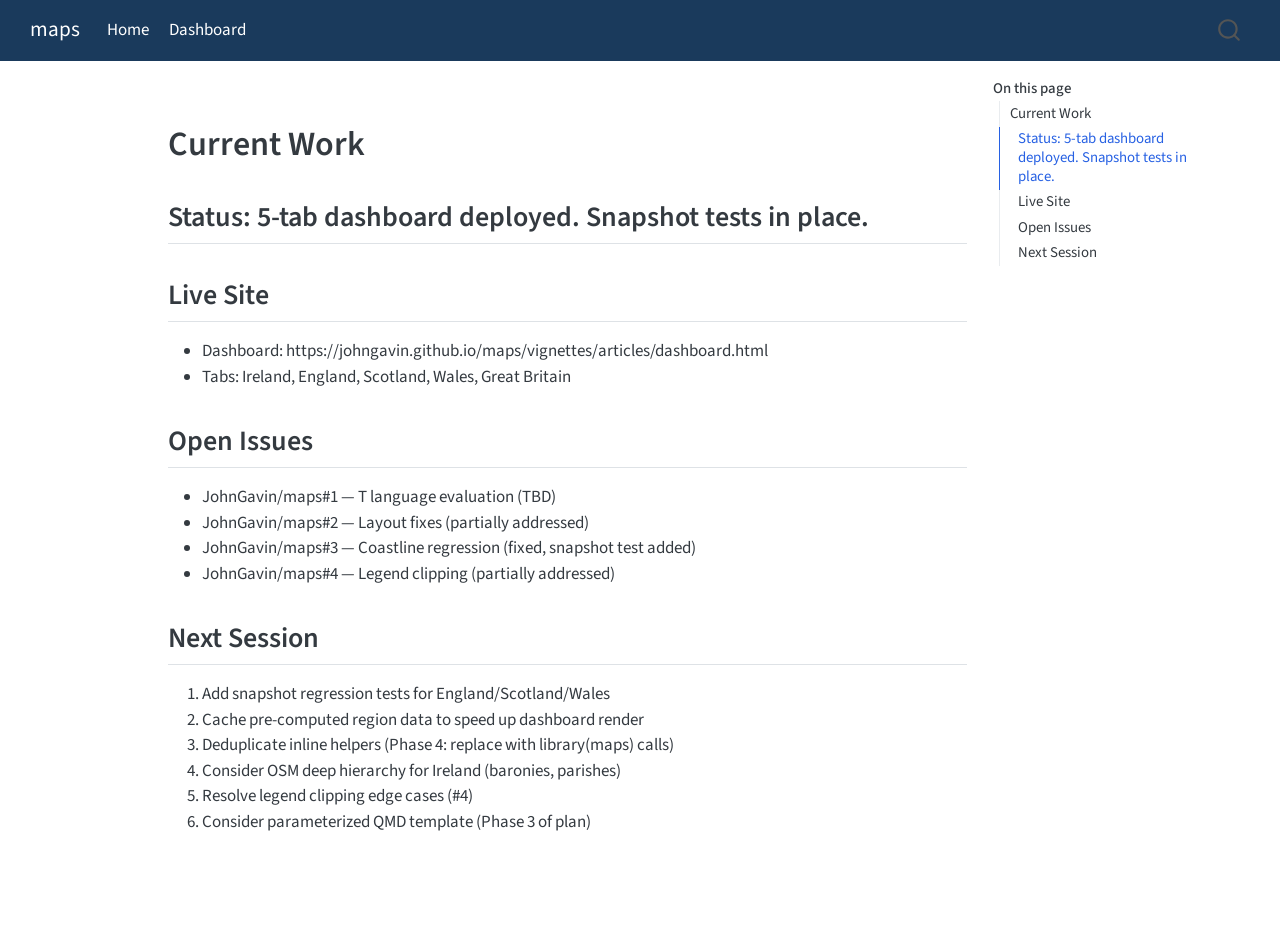
<file: docs/CURRENT_WORK.html>
<!DOCTYPE html>
<html xmlns="http://www.w3.org/1999/xhtml" lang="en" xml:lang="en"><head>

<meta charset="utf-8">
<meta name="generator" content="quarto-1.8.26">

<meta name="viewport" content="width=device-width, initial-scale=1.0, user-scalable=yes">


<title>current_work – maps</title>
<style>
code{white-space: pre-wrap;}
span.smallcaps{font-variant: small-caps;}
div.columns{display: flex; gap: min(4vw, 1.5em);}
div.column{flex: auto; overflow-x: auto;}
div.hanging-indent{margin-left: 1.5em; text-indent: -1.5em;}
ul.task-list{list-style: none;}
ul.task-list li input[type="checkbox"] {
  width: 0.8em;
  margin: 0 0.8em 0.2em -1em; /* quarto-specific, see https://github.com/quarto-dev/quarto-cli/issues/4556 */ 
  vertical-align: middle;
}
</style>


<script src="site_libs/quarto-nav/quarto-nav.js"></script>
<script src="site_libs/quarto-nav/headroom.min.js"></script>
<script src="site_libs/clipboard/clipboard.min.js"></script>
<script src="site_libs/quarto-search/autocomplete.umd.js"></script>
<script src="site_libs/quarto-search/fuse.min.js"></script>
<script src="site_libs/quarto-search/quarto-search.js"></script>
<meta name="quarto:offset" content="./">
<script src="site_libs/quarto-html/quarto.js" type="module"></script>
<script src="site_libs/quarto-html/tabsets/tabsets.js" type="module"></script>
<script src="site_libs/quarto-html/axe/axe-check.js" type="module"></script>
<script src="site_libs/quarto-html/popper.min.js"></script>
<script src="site_libs/quarto-html/tippy.umd.min.js"></script>
<script src="site_libs/quarto-html/anchor.min.js"></script>
<link href="site_libs/quarto-html/tippy.css" rel="stylesheet">
<link href="site_libs/quarto-html/quarto-syntax-highlighting-587c61ba64f3a5504c4d52d930310e48.css" rel="stylesheet" id="quarto-text-highlighting-styles">
<script src="site_libs/bootstrap/bootstrap.min.js"></script>
<link href="site_libs/bootstrap/bootstrap-icons.css" rel="stylesheet">
<link href="site_libs/bootstrap/bootstrap-6366b8537f22fe2521dbe9c1a8a1a9f2.min.css" rel="stylesheet" append-hash="true" id="quarto-bootstrap" data-mode="light">
<script id="quarto-search-options" type="application/json">{
  "location": "navbar",
  "copy-button": false,
  "collapse-after": 3,
  "panel-placement": "end",
  "type": "overlay",
  "limit": 50,
  "keyboard-shortcut": [
    "f",
    "/",
    "s"
  ],
  "show-item-context": false,
  "language": {
    "search-no-results-text": "No results",
    "search-matching-documents-text": "matching documents",
    "search-copy-link-title": "Copy link to search",
    "search-hide-matches-text": "Hide additional matches",
    "search-more-match-text": "more match in this document",
    "search-more-matches-text": "more matches in this document",
    "search-clear-button-title": "Clear",
    "search-text-placeholder": "",
    "search-detached-cancel-button-title": "Cancel",
    "search-submit-button-title": "Submit",
    "search-label": "Search"
  }
}</script>


<link rel="stylesheet" href="styles.css">
</head>

<body class="nav-fixed quarto-light">

<div id="quarto-search-results"></div>
  <header id="quarto-header" class="headroom fixed-top">
    <nav class="navbar navbar-expand-lg " data-bs-theme="dark">
      <div class="navbar-container container-fluid">
      <div class="navbar-brand-container mx-auto">
    <a class="navbar-brand" href="./index.html">
    <span class="navbar-title">maps</span>
    </a>
  </div>
            <div id="quarto-search" class="" title="Search"></div>
          <button class="navbar-toggler" type="button" data-bs-toggle="collapse" data-bs-target="#navbarCollapse" aria-controls="navbarCollapse" role="menu" aria-expanded="false" aria-label="Toggle navigation" onclick="if (window.quartoToggleHeadroom) { window.quartoToggleHeadroom(); }">
  <span class="navbar-toggler-icon"></span>
</button>
          <div class="collapse navbar-collapse" id="navbarCollapse">
            <ul class="navbar-nav navbar-nav-scroll me-auto">
  <li class="nav-item">
    <a class="nav-link" href="./index.html"> 
<span class="menu-text">Home</span></a>
  </li>  
  <li class="nav-item">
    <a class="nav-link" href="./vignettes/articles/dashboard.html"> 
<span class="menu-text">Dashboard</span></a>
  </li>  
</ul>
          </div> <!-- /navcollapse -->
            <div class="quarto-navbar-tools">
</div>
      </div> <!-- /container-fluid -->
    </nav>
</header>
<!-- content -->
<div id="quarto-content" class="quarto-container page-columns page-rows-contents page-layout-article page-navbar">
<!-- sidebar -->
<!-- margin-sidebar -->
    <div id="quarto-margin-sidebar" class="sidebar margin-sidebar">
        <nav id="TOC" role="doc-toc" class="toc-active">
    <h2 id="toc-title">On this page</h2>
   
  <ul>
  <li><a href="#current-work" id="toc-current-work" class="nav-link active" data-scroll-target="#current-work">Current Work</a>
  <ul class="collapse">
  <li><a href="#status-5-tab-dashboard-deployed.-snapshot-tests-in-place." id="toc-status-5-tab-dashboard-deployed.-snapshot-tests-in-place." class="nav-link" data-scroll-target="#status-5-tab-dashboard-deployed.-snapshot-tests-in-place.">Status: 5-tab dashboard deployed. Snapshot tests in place.</a></li>
  <li><a href="#live-site" id="toc-live-site" class="nav-link" data-scroll-target="#live-site">Live Site</a></li>
  <li><a href="#open-issues" id="toc-open-issues" class="nav-link" data-scroll-target="#open-issues">Open Issues</a></li>
  <li><a href="#next-session" id="toc-next-session" class="nav-link" data-scroll-target="#next-session">Next Session</a></li>
  </ul></li>
  </ul>
</nav>
    </div>
<!-- main -->
<main class="content" id="quarto-document-content"><header id="title-block-header" class="quarto-title-block"></header>




<section id="current-work" class="level1">
<h1>Current Work</h1>
<section id="status-5-tab-dashboard-deployed.-snapshot-tests-in-place." class="level2">
<h2 class="anchored" data-anchor-id="status-5-tab-dashboard-deployed.-snapshot-tests-in-place.">Status: 5-tab dashboard deployed. Snapshot tests in place.</h2>
</section>
<section id="live-site" class="level2">
<h2 class="anchored" data-anchor-id="live-site">Live Site</h2>
<ul>
<li>Dashboard: https://johngavin.github.io/maps/vignettes/articles/dashboard.html</li>
<li>Tabs: Ireland, England, Scotland, Wales, Great Britain</li>
</ul>
</section>
<section id="open-issues" class="level2">
<h2 class="anchored" data-anchor-id="open-issues">Open Issues</h2>
<ul>
<li>JohnGavin/maps#1 — T language evaluation (TBD)</li>
<li>JohnGavin/maps#2 — Layout fixes (partially addressed)</li>
<li>JohnGavin/maps#3 — Coastline regression (fixed, snapshot test added)</li>
<li>JohnGavin/maps#4 — Legend clipping (partially addressed)</li>
</ul>
</section>
<section id="next-session" class="level2">
<h2 class="anchored" data-anchor-id="next-session">Next Session</h2>
<ol type="1">
<li>Add snapshot regression tests for England/Scotland/Wales</li>
<li>Cache pre-computed region data to speed up dashboard render</li>
<li>Deduplicate inline helpers (Phase 4: replace with library(maps) calls)</li>
<li>Consider OSM deep hierarchy for Ireland (baronies, parishes)</li>
<li>Resolve legend clipping edge cases (#4)</li>
<li>Consider parameterized QMD template (Phase 3 of plan)</li>
</ol>


</section>
</section>

</main> <!-- /main -->
<script id="quarto-html-after-body" type="application/javascript">
  window.document.addEventListener("DOMContentLoaded", function (event) {
    const icon = "";
    const anchorJS = new window.AnchorJS();
    anchorJS.options = {
      placement: 'right',
      icon: icon
    };
    anchorJS.add('.anchored');
    const isCodeAnnotation = (el) => {
      for (const clz of el.classList) {
        if (clz.startsWith('code-annotation-')) {                     
          return true;
        }
      }
      return false;
    }
    const onCopySuccess = function(e) {
      // button target
      const button = e.trigger;
      // don't keep focus
      button.blur();
      // flash "checked"
      button.classList.add('code-copy-button-checked');
      var currentTitle = button.getAttribute("title");
      button.setAttribute("title", "Copied!");
      let tooltip;
      if (window.bootstrap) {
        button.setAttribute("data-bs-toggle", "tooltip");
        button.setAttribute("data-bs-placement", "left");
        button.setAttribute("data-bs-title", "Copied!");
        tooltip = new bootstrap.Tooltip(button, 
          { trigger: "manual", 
            customClass: "code-copy-button-tooltip",
            offset: [0, -8]});
        tooltip.show();    
      }
      setTimeout(function() {
        if (tooltip) {
          tooltip.hide();
          button.removeAttribute("data-bs-title");
          button.removeAttribute("data-bs-toggle");
          button.removeAttribute("data-bs-placement");
        }
        button.setAttribute("title", currentTitle);
        button.classList.remove('code-copy-button-checked');
      }, 1000);
      // clear code selection
      e.clearSelection();
    }
    const getTextToCopy = function(trigger) {
      const outerScaffold = trigger.parentElement.cloneNode(true);
      const codeEl = outerScaffold.querySelector('code');
      for (const childEl of codeEl.children) {
        if (isCodeAnnotation(childEl)) {
          childEl.remove();
        }
      }
      return codeEl.innerText;
    }
    const clipboard = new window.ClipboardJS('.code-copy-button:not([data-in-quarto-modal])', {
      text: getTextToCopy
    });
    clipboard.on('success', onCopySuccess);
    if (window.document.getElementById('quarto-embedded-source-code-modal')) {
      const clipboardModal = new window.ClipboardJS('.code-copy-button[data-in-quarto-modal]', {
        text: getTextToCopy,
        container: window.document.getElementById('quarto-embedded-source-code-modal')
      });
      clipboardModal.on('success', onCopySuccess);
    }
      var localhostRegex = new RegExp(/^(?:http|https):\/\/localhost\:?[0-9]*\//);
      var mailtoRegex = new RegExp(/^mailto:/);
        var filterRegex = new RegExp('/' + window.location.host + '/');
      var isInternal = (href) => {
          return filterRegex.test(href) || localhostRegex.test(href) || mailtoRegex.test(href);
      }
      // Inspect non-navigation links and adorn them if external
     var links = window.document.querySelectorAll('a[href]:not(.nav-link):not(.navbar-brand):not(.toc-action):not(.sidebar-link):not(.sidebar-item-toggle):not(.pagination-link):not(.no-external):not([aria-hidden]):not(.dropdown-item):not(.quarto-navigation-tool):not(.about-link)');
      for (var i=0; i<links.length; i++) {
        const link = links[i];
        if (!isInternal(link.href)) {
          // undo the damage that might have been done by quarto-nav.js in the case of
          // links that we want to consider external
          if (link.dataset.originalHref !== undefined) {
            link.href = link.dataset.originalHref;
          }
        }
      }
    function tippyHover(el, contentFn, onTriggerFn, onUntriggerFn) {
      const config = {
        allowHTML: true,
        maxWidth: 500,
        delay: 100,
        arrow: false,
        appendTo: function(el) {
            return el.parentElement;
        },
        interactive: true,
        interactiveBorder: 10,
        theme: 'quarto',
        placement: 'bottom-start',
      };
      if (contentFn) {
        config.content = contentFn;
      }
      if (onTriggerFn) {
        config.onTrigger = onTriggerFn;
      }
      if (onUntriggerFn) {
        config.onUntrigger = onUntriggerFn;
      }
      window.tippy(el, config); 
    }
    const noterefs = window.document.querySelectorAll('a[role="doc-noteref"]');
    for (var i=0; i<noterefs.length; i++) {
      const ref = noterefs[i];
      tippyHover(ref, function() {
        // use id or data attribute instead here
        let href = ref.getAttribute('data-footnote-href') || ref.getAttribute('href');
        try { href = new URL(href).hash; } catch {}
        const id = href.replace(/^#\/?/, "");
        const note = window.document.getElementById(id);
        if (note) {
          return note.innerHTML;
        } else {
          return "";
        }
      });
    }
    const xrefs = window.document.querySelectorAll('a.quarto-xref');
    const processXRef = (id, note) => {
      // Strip column container classes
      const stripColumnClz = (el) => {
        el.classList.remove("page-full", "page-columns");
        if (el.children) {
          for (const child of el.children) {
            stripColumnClz(child);
          }
        }
      }
      stripColumnClz(note)
      if (id === null || id.startsWith('sec-')) {
        // Special case sections, only their first couple elements
        const container = document.createElement("div");
        if (note.children && note.children.length > 2) {
          container.appendChild(note.children[0].cloneNode(true));
          for (let i = 1; i < note.children.length; i++) {
            const child = note.children[i];
            if (child.tagName === "P" && child.innerText === "") {
              continue;
            } else {
              container.appendChild(child.cloneNode(true));
              break;
            }
          }
          if (window.Quarto?.typesetMath) {
            window.Quarto.typesetMath(container);
          }
          return container.innerHTML
        } else {
          if (window.Quarto?.typesetMath) {
            window.Quarto.typesetMath(note);
          }
          return note.innerHTML;
        }
      } else {
        // Remove any anchor links if they are present
        const anchorLink = note.querySelector('a.anchorjs-link');
        if (anchorLink) {
          anchorLink.remove();
        }
        if (window.Quarto?.typesetMath) {
          window.Quarto.typesetMath(note);
        }
        if (note.classList.contains("callout")) {
          return note.outerHTML;
        } else {
          return note.innerHTML;
        }
      }
    }
    for (var i=0; i<xrefs.length; i++) {
      const xref = xrefs[i];
      tippyHover(xref, undefined, function(instance) {
        instance.disable();
        let url = xref.getAttribute('href');
        let hash = undefined; 
        if (url.startsWith('#')) {
          hash = url;
        } else {
          try { hash = new URL(url).hash; } catch {}
        }
        if (hash) {
          const id = hash.replace(/^#\/?/, "");
          const note = window.document.getElementById(id);
          if (note !== null) {
            try {
              const html = processXRef(id, note.cloneNode(true));
              instance.setContent(html);
            } finally {
              instance.enable();
              instance.show();
            }
          } else {
            // See if we can fetch this
            fetch(url.split('#')[0])
            .then(res => res.text())
            .then(html => {
              const parser = new DOMParser();
              const htmlDoc = parser.parseFromString(html, "text/html");
              const note = htmlDoc.getElementById(id);
              if (note !== null) {
                const html = processXRef(id, note);
                instance.setContent(html);
              } 
            }).finally(() => {
              instance.enable();
              instance.show();
            });
          }
        } else {
          // See if we can fetch a full url (with no hash to target)
          // This is a special case and we should probably do some content thinning / targeting
          fetch(url)
          .then(res => res.text())
          .then(html => {
            const parser = new DOMParser();
            const htmlDoc = parser.parseFromString(html, "text/html");
            const note = htmlDoc.querySelector('main.content');
            if (note !== null) {
              // This should only happen for chapter cross references
              // (since there is no id in the URL)
              // remove the first header
              if (note.children.length > 0 && note.children[0].tagName === "HEADER") {
                note.children[0].remove();
              }
              const html = processXRef(null, note);
              instance.setContent(html);
            } 
          }).finally(() => {
            instance.enable();
            instance.show();
          });
        }
      }, function(instance) {
      });
    }
        let selectedAnnoteEl;
        const selectorForAnnotation = ( cell, annotation) => {
          let cellAttr = 'data-code-cell="' + cell + '"';
          let lineAttr = 'data-code-annotation="' +  annotation + '"';
          const selector = 'span[' + cellAttr + '][' + lineAttr + ']';
          return selector;
        }
        const selectCodeLines = (annoteEl) => {
          const doc = window.document;
          const targetCell = annoteEl.getAttribute("data-target-cell");
          const targetAnnotation = annoteEl.getAttribute("data-target-annotation");
          const annoteSpan = window.document.querySelector(selectorForAnnotation(targetCell, targetAnnotation));
          const lines = annoteSpan.getAttribute("data-code-lines").split(",");
          const lineIds = lines.map((line) => {
            return targetCell + "-" + line;
          })
          let top = null;
          let height = null;
          let parent = null;
          if (lineIds.length > 0) {
              //compute the position of the single el (top and bottom and make a div)
              const el = window.document.getElementById(lineIds[0]);
              top = el.offsetTop;
              height = el.offsetHeight;
              parent = el.parentElement.parentElement;
            if (lineIds.length > 1) {
              const lastEl = window.document.getElementById(lineIds[lineIds.length - 1]);
              const bottom = lastEl.offsetTop + lastEl.offsetHeight;
              height = bottom - top;
            }
            if (top !== null && height !== null && parent !== null) {
              // cook up a div (if necessary) and position it 
              let div = window.document.getElementById("code-annotation-line-highlight");
              if (div === null) {
                div = window.document.createElement("div");
                div.setAttribute("id", "code-annotation-line-highlight");
                div.style.position = 'absolute';
                parent.appendChild(div);
              }
              div.style.top = top - 2 + "px";
              div.style.height = height + 4 + "px";
              div.style.left = 0;
              let gutterDiv = window.document.getElementById("code-annotation-line-highlight-gutter");
              if (gutterDiv === null) {
                gutterDiv = window.document.createElement("div");
                gutterDiv.setAttribute("id", "code-annotation-line-highlight-gutter");
                gutterDiv.style.position = 'absolute';
                const codeCell = window.document.getElementById(targetCell);
                const gutter = codeCell.querySelector('.code-annotation-gutter');
                gutter.appendChild(gutterDiv);
              }
              gutterDiv.style.top = top - 2 + "px";
              gutterDiv.style.height = height + 4 + "px";
            }
            selectedAnnoteEl = annoteEl;
          }
        };
        const unselectCodeLines = () => {
          const elementsIds = ["code-annotation-line-highlight", "code-annotation-line-highlight-gutter"];
          elementsIds.forEach((elId) => {
            const div = window.document.getElementById(elId);
            if (div) {
              div.remove();
            }
          });
          selectedAnnoteEl = undefined;
        };
          // Handle positioning of the toggle
      window.addEventListener(
        "resize",
        throttle(() => {
          elRect = undefined;
          if (selectedAnnoteEl) {
            selectCodeLines(selectedAnnoteEl);
          }
        }, 10)
      );
      function throttle(fn, ms) {
      let throttle = false;
      let timer;
        return (...args) => {
          if(!throttle) { // first call gets through
              fn.apply(this, args);
              throttle = true;
          } else { // all the others get throttled
              if(timer) clearTimeout(timer); // cancel #2
              timer = setTimeout(() => {
                fn.apply(this, args);
                timer = throttle = false;
              }, ms);
          }
        };
      }
        // Attach click handler to the DT
        const annoteDls = window.document.querySelectorAll('dt[data-target-cell]');
        for (const annoteDlNode of annoteDls) {
          annoteDlNode.addEventListener('click', (event) => {
            const clickedEl = event.target;
            if (clickedEl !== selectedAnnoteEl) {
              unselectCodeLines();
              const activeEl = window.document.querySelector('dt[data-target-cell].code-annotation-active');
              if (activeEl) {
                activeEl.classList.remove('code-annotation-active');
              }
              selectCodeLines(clickedEl);
              clickedEl.classList.add('code-annotation-active');
            } else {
              // Unselect the line
              unselectCodeLines();
              clickedEl.classList.remove('code-annotation-active');
            }
          });
        }
    const findCites = (el) => {
      const parentEl = el.parentElement;
      if (parentEl) {
        const cites = parentEl.dataset.cites;
        if (cites) {
          return {
            el,
            cites: cites.split(' ')
          };
        } else {
          return findCites(el.parentElement)
        }
      } else {
        return undefined;
      }
    };
    var bibliorefs = window.document.querySelectorAll('a[role="doc-biblioref"]');
    for (var i=0; i<bibliorefs.length; i++) {
      const ref = bibliorefs[i];
      const citeInfo = findCites(ref);
      if (citeInfo) {
        tippyHover(citeInfo.el, function() {
          var popup = window.document.createElement('div');
          citeInfo.cites.forEach(function(cite) {
            var citeDiv = window.document.createElement('div');
            citeDiv.classList.add('hanging-indent');
            citeDiv.classList.add('csl-entry');
            var biblioDiv = window.document.getElementById('ref-' + cite);
            if (biblioDiv) {
              citeDiv.innerHTML = biblioDiv.innerHTML;
            }
            popup.appendChild(citeDiv);
          });
          return popup.innerHTML;
        });
      }
    }
  });
  </script>
</div> <!-- /content -->




</body></html>
</file>
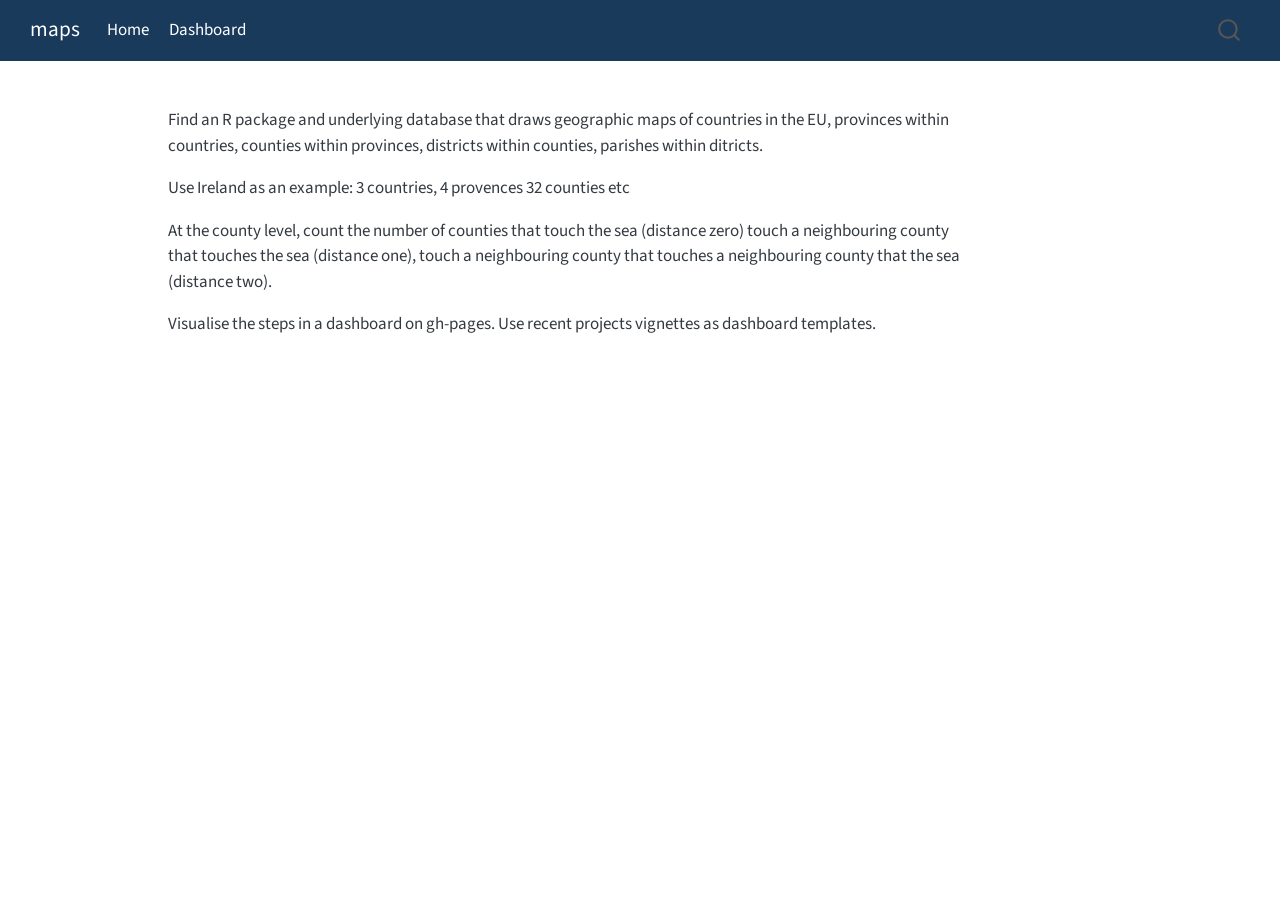
<file: docs/prompt_maps.html>
<!DOCTYPE html>
<html xmlns="http://www.w3.org/1999/xhtml" lang="en" xml:lang="en"><head>

<meta charset="utf-8">
<meta name="generator" content="quarto-1.8.26">

<meta name="viewport" content="width=device-width, initial-scale=1.0, user-scalable=yes">


<title>prompt_maps – maps</title>
<style>
code{white-space: pre-wrap;}
span.smallcaps{font-variant: small-caps;}
div.columns{display: flex; gap: min(4vw, 1.5em);}
div.column{flex: auto; overflow-x: auto;}
div.hanging-indent{margin-left: 1.5em; text-indent: -1.5em;}
ul.task-list{list-style: none;}
ul.task-list li input[type="checkbox"] {
  width: 0.8em;
  margin: 0 0.8em 0.2em -1em; /* quarto-specific, see https://github.com/quarto-dev/quarto-cli/issues/4556 */ 
  vertical-align: middle;
}
</style>


<script src="site_libs/quarto-nav/quarto-nav.js"></script>
<script src="site_libs/quarto-nav/headroom.min.js"></script>
<script src="site_libs/clipboard/clipboard.min.js"></script>
<script src="site_libs/quarto-search/autocomplete.umd.js"></script>
<script src="site_libs/quarto-search/fuse.min.js"></script>
<script src="site_libs/quarto-search/quarto-search.js"></script>
<meta name="quarto:offset" content="./">
<script src="site_libs/quarto-html/quarto.js" type="module"></script>
<script src="site_libs/quarto-html/tabsets/tabsets.js" type="module"></script>
<script src="site_libs/quarto-html/axe/axe-check.js" type="module"></script>
<script src="site_libs/quarto-html/popper.min.js"></script>
<script src="site_libs/quarto-html/tippy.umd.min.js"></script>
<script src="site_libs/quarto-html/anchor.min.js"></script>
<link href="site_libs/quarto-html/tippy.css" rel="stylesheet">
<link href="site_libs/quarto-html/quarto-syntax-highlighting-587c61ba64f3a5504c4d52d930310e48.css" rel="stylesheet" id="quarto-text-highlighting-styles">
<script src="site_libs/bootstrap/bootstrap.min.js"></script>
<link href="site_libs/bootstrap/bootstrap-icons.css" rel="stylesheet">
<link href="site_libs/bootstrap/bootstrap-6366b8537f22fe2521dbe9c1a8a1a9f2.min.css" rel="stylesheet" append-hash="true" id="quarto-bootstrap" data-mode="light">
<script id="quarto-search-options" type="application/json">{
  "location": "navbar",
  "copy-button": false,
  "collapse-after": 3,
  "panel-placement": "end",
  "type": "overlay",
  "limit": 50,
  "keyboard-shortcut": [
    "f",
    "/",
    "s"
  ],
  "show-item-context": false,
  "language": {
    "search-no-results-text": "No results",
    "search-matching-documents-text": "matching documents",
    "search-copy-link-title": "Copy link to search",
    "search-hide-matches-text": "Hide additional matches",
    "search-more-match-text": "more match in this document",
    "search-more-matches-text": "more matches in this document",
    "search-clear-button-title": "Clear",
    "search-text-placeholder": "",
    "search-detached-cancel-button-title": "Cancel",
    "search-submit-button-title": "Submit",
    "search-label": "Search"
  }
}</script>


<link rel="stylesheet" href="styles.css">
</head>

<body class="nav-fixed quarto-light">

<div id="quarto-search-results"></div>
  <header id="quarto-header" class="headroom fixed-top">
    <nav class="navbar navbar-expand-lg " data-bs-theme="dark">
      <div class="navbar-container container-fluid">
      <div class="navbar-brand-container mx-auto">
    <a class="navbar-brand" href="./index.html">
    <span class="navbar-title">maps</span>
    </a>
  </div>
            <div id="quarto-search" class="" title="Search"></div>
          <button class="navbar-toggler" type="button" data-bs-toggle="collapse" data-bs-target="#navbarCollapse" aria-controls="navbarCollapse" role="menu" aria-expanded="false" aria-label="Toggle navigation" onclick="if (window.quartoToggleHeadroom) { window.quartoToggleHeadroom(); }">
  <span class="navbar-toggler-icon"></span>
</button>
          <div class="collapse navbar-collapse" id="navbarCollapse">
            <ul class="navbar-nav navbar-nav-scroll me-auto">
  <li class="nav-item">
    <a class="nav-link" href="./index.html"> 
<span class="menu-text">Home</span></a>
  </li>  
  <li class="nav-item">
    <a class="nav-link" href="./vignettes/articles/dashboard.html"> 
<span class="menu-text">Dashboard</span></a>
  </li>  
</ul>
          </div> <!-- /navcollapse -->
            <div class="quarto-navbar-tools">
</div>
      </div> <!-- /container-fluid -->
    </nav>
</header>
<!-- content -->
<div id="quarto-content" class="quarto-container page-columns page-rows-contents page-layout-article page-navbar">
<!-- sidebar -->
<!-- margin-sidebar -->
    <div id="quarto-margin-sidebar" class="sidebar margin-sidebar zindex-bottom">
        
    </div>
<!-- main -->
<main class="content" id="quarto-document-content"><header id="title-block-header" class="quarto-title-block"></header>




<p>Find an R package and underlying database that draws geographic maps of countries in the EU, provinces within countries, counties within provinces, districts within counties, parishes within ditricts.</p>
<p>Use Ireland as an example: 3 countries, 4 provences 32 counties etc</p>
<p>At the county level, count the number of counties that touch the sea (distance zero) touch a neighbouring county that touches the sea (distance one), touch a neighbouring county that touches a neighbouring county that the sea (distance two).</p>
<p>Visualise the steps in a dashboard on gh-pages. Use recent projects vignettes as dashboard templates.</p>



</main> <!-- /main -->
<script id="quarto-html-after-body" type="application/javascript">
  window.document.addEventListener("DOMContentLoaded", function (event) {
    const icon = "";
    const anchorJS = new window.AnchorJS();
    anchorJS.options = {
      placement: 'right',
      icon: icon
    };
    anchorJS.add('.anchored');
    const isCodeAnnotation = (el) => {
      for (const clz of el.classList) {
        if (clz.startsWith('code-annotation-')) {                     
          return true;
        }
      }
      return false;
    }
    const onCopySuccess = function(e) {
      // button target
      const button = e.trigger;
      // don't keep focus
      button.blur();
      // flash "checked"
      button.classList.add('code-copy-button-checked');
      var currentTitle = button.getAttribute("title");
      button.setAttribute("title", "Copied!");
      let tooltip;
      if (window.bootstrap) {
        button.setAttribute("data-bs-toggle", "tooltip");
        button.setAttribute("data-bs-placement", "left");
        button.setAttribute("data-bs-title", "Copied!");
        tooltip = new bootstrap.Tooltip(button, 
          { trigger: "manual", 
            customClass: "code-copy-button-tooltip",
            offset: [0, -8]});
        tooltip.show();    
      }
      setTimeout(function() {
        if (tooltip) {
          tooltip.hide();
          button.removeAttribute("data-bs-title");
          button.removeAttribute("data-bs-toggle");
          button.removeAttribute("data-bs-placement");
        }
        button.setAttribute("title", currentTitle);
        button.classList.remove('code-copy-button-checked');
      }, 1000);
      // clear code selection
      e.clearSelection();
    }
    const getTextToCopy = function(trigger) {
      const outerScaffold = trigger.parentElement.cloneNode(true);
      const codeEl = outerScaffold.querySelector('code');
      for (const childEl of codeEl.children) {
        if (isCodeAnnotation(childEl)) {
          childEl.remove();
        }
      }
      return codeEl.innerText;
    }
    const clipboard = new window.ClipboardJS('.code-copy-button:not([data-in-quarto-modal])', {
      text: getTextToCopy
    });
    clipboard.on('success', onCopySuccess);
    if (window.document.getElementById('quarto-embedded-source-code-modal')) {
      const clipboardModal = new window.ClipboardJS('.code-copy-button[data-in-quarto-modal]', {
        text: getTextToCopy,
        container: window.document.getElementById('quarto-embedded-source-code-modal')
      });
      clipboardModal.on('success', onCopySuccess);
    }
      var localhostRegex = new RegExp(/^(?:http|https):\/\/localhost\:?[0-9]*\//);
      var mailtoRegex = new RegExp(/^mailto:/);
        var filterRegex = new RegExp('/' + window.location.host + '/');
      var isInternal = (href) => {
          return filterRegex.test(href) || localhostRegex.test(href) || mailtoRegex.test(href);
      }
      // Inspect non-navigation links and adorn them if external
     var links = window.document.querySelectorAll('a[href]:not(.nav-link):not(.navbar-brand):not(.toc-action):not(.sidebar-link):not(.sidebar-item-toggle):not(.pagination-link):not(.no-external):not([aria-hidden]):not(.dropdown-item):not(.quarto-navigation-tool):not(.about-link)');
      for (var i=0; i<links.length; i++) {
        const link = links[i];
        if (!isInternal(link.href)) {
          // undo the damage that might have been done by quarto-nav.js in the case of
          // links that we want to consider external
          if (link.dataset.originalHref !== undefined) {
            link.href = link.dataset.originalHref;
          }
        }
      }
    function tippyHover(el, contentFn, onTriggerFn, onUntriggerFn) {
      const config = {
        allowHTML: true,
        maxWidth: 500,
        delay: 100,
        arrow: false,
        appendTo: function(el) {
            return el.parentElement;
        },
        interactive: true,
        interactiveBorder: 10,
        theme: 'quarto',
        placement: 'bottom-start',
      };
      if (contentFn) {
        config.content = contentFn;
      }
      if (onTriggerFn) {
        config.onTrigger = onTriggerFn;
      }
      if (onUntriggerFn) {
        config.onUntrigger = onUntriggerFn;
      }
      window.tippy(el, config); 
    }
    const noterefs = window.document.querySelectorAll('a[role="doc-noteref"]');
    for (var i=0; i<noterefs.length; i++) {
      const ref = noterefs[i];
      tippyHover(ref, function() {
        // use id or data attribute instead here
        let href = ref.getAttribute('data-footnote-href') || ref.getAttribute('href');
        try { href = new URL(href).hash; } catch {}
        const id = href.replace(/^#\/?/, "");
        const note = window.document.getElementById(id);
        if (note) {
          return note.innerHTML;
        } else {
          return "";
        }
      });
    }
    const xrefs = window.document.querySelectorAll('a.quarto-xref');
    const processXRef = (id, note) => {
      // Strip column container classes
      const stripColumnClz = (el) => {
        el.classList.remove("page-full", "page-columns");
        if (el.children) {
          for (const child of el.children) {
            stripColumnClz(child);
          }
        }
      }
      stripColumnClz(note)
      if (id === null || id.startsWith('sec-')) {
        // Special case sections, only their first couple elements
        const container = document.createElement("div");
        if (note.children && note.children.length > 2) {
          container.appendChild(note.children[0].cloneNode(true));
          for (let i = 1; i < note.children.length; i++) {
            const child = note.children[i];
            if (child.tagName === "P" && child.innerText === "") {
              continue;
            } else {
              container.appendChild(child.cloneNode(true));
              break;
            }
          }
          if (window.Quarto?.typesetMath) {
            window.Quarto.typesetMath(container);
          }
          return container.innerHTML
        } else {
          if (window.Quarto?.typesetMath) {
            window.Quarto.typesetMath(note);
          }
          return note.innerHTML;
        }
      } else {
        // Remove any anchor links if they are present
        const anchorLink = note.querySelector('a.anchorjs-link');
        if (anchorLink) {
          anchorLink.remove();
        }
        if (window.Quarto?.typesetMath) {
          window.Quarto.typesetMath(note);
        }
        if (note.classList.contains("callout")) {
          return note.outerHTML;
        } else {
          return note.innerHTML;
        }
      }
    }
    for (var i=0; i<xrefs.length; i++) {
      const xref = xrefs[i];
      tippyHover(xref, undefined, function(instance) {
        instance.disable();
        let url = xref.getAttribute('href');
        let hash = undefined; 
        if (url.startsWith('#')) {
          hash = url;
        } else {
          try { hash = new URL(url).hash; } catch {}
        }
        if (hash) {
          const id = hash.replace(/^#\/?/, "");
          const note = window.document.getElementById(id);
          if (note !== null) {
            try {
              const html = processXRef(id, note.cloneNode(true));
              instance.setContent(html);
            } finally {
              instance.enable();
              instance.show();
            }
          } else {
            // See if we can fetch this
            fetch(url.split('#')[0])
            .then(res => res.text())
            .then(html => {
              const parser = new DOMParser();
              const htmlDoc = parser.parseFromString(html, "text/html");
              const note = htmlDoc.getElementById(id);
              if (note !== null) {
                const html = processXRef(id, note);
                instance.setContent(html);
              } 
            }).finally(() => {
              instance.enable();
              instance.show();
            });
          }
        } else {
          // See if we can fetch a full url (with no hash to target)
          // This is a special case and we should probably do some content thinning / targeting
          fetch(url)
          .then(res => res.text())
          .then(html => {
            const parser = new DOMParser();
            const htmlDoc = parser.parseFromString(html, "text/html");
            const note = htmlDoc.querySelector('main.content');
            if (note !== null) {
              // This should only happen for chapter cross references
              // (since there is no id in the URL)
              // remove the first header
              if (note.children.length > 0 && note.children[0].tagName === "HEADER") {
                note.children[0].remove();
              }
              const html = processXRef(null, note);
              instance.setContent(html);
            } 
          }).finally(() => {
            instance.enable();
            instance.show();
          });
        }
      }, function(instance) {
      });
    }
        let selectedAnnoteEl;
        const selectorForAnnotation = ( cell, annotation) => {
          let cellAttr = 'data-code-cell="' + cell + '"';
          let lineAttr = 'data-code-annotation="' +  annotation + '"';
          const selector = 'span[' + cellAttr + '][' + lineAttr + ']';
          return selector;
        }
        const selectCodeLines = (annoteEl) => {
          const doc = window.document;
          const targetCell = annoteEl.getAttribute("data-target-cell");
          const targetAnnotation = annoteEl.getAttribute("data-target-annotation");
          const annoteSpan = window.document.querySelector(selectorForAnnotation(targetCell, targetAnnotation));
          const lines = annoteSpan.getAttribute("data-code-lines").split(",");
          const lineIds = lines.map((line) => {
            return targetCell + "-" + line;
          })
          let top = null;
          let height = null;
          let parent = null;
          if (lineIds.length > 0) {
              //compute the position of the single el (top and bottom and make a div)
              const el = window.document.getElementById(lineIds[0]);
              top = el.offsetTop;
              height = el.offsetHeight;
              parent = el.parentElement.parentElement;
            if (lineIds.length > 1) {
              const lastEl = window.document.getElementById(lineIds[lineIds.length - 1]);
              const bottom = lastEl.offsetTop + lastEl.offsetHeight;
              height = bottom - top;
            }
            if (top !== null && height !== null && parent !== null) {
              // cook up a div (if necessary) and position it 
              let div = window.document.getElementById("code-annotation-line-highlight");
              if (div === null) {
                div = window.document.createElement("div");
                div.setAttribute("id", "code-annotation-line-highlight");
                div.style.position = 'absolute';
                parent.appendChild(div);
              }
              div.style.top = top - 2 + "px";
              div.style.height = height + 4 + "px";
              div.style.left = 0;
              let gutterDiv = window.document.getElementById("code-annotation-line-highlight-gutter");
              if (gutterDiv === null) {
                gutterDiv = window.document.createElement("div");
                gutterDiv.setAttribute("id", "code-annotation-line-highlight-gutter");
                gutterDiv.style.position = 'absolute';
                const codeCell = window.document.getElementById(targetCell);
                const gutter = codeCell.querySelector('.code-annotation-gutter');
                gutter.appendChild(gutterDiv);
              }
              gutterDiv.style.top = top - 2 + "px";
              gutterDiv.style.height = height + 4 + "px";
            }
            selectedAnnoteEl = annoteEl;
          }
        };
        const unselectCodeLines = () => {
          const elementsIds = ["code-annotation-line-highlight", "code-annotation-line-highlight-gutter"];
          elementsIds.forEach((elId) => {
            const div = window.document.getElementById(elId);
            if (div) {
              div.remove();
            }
          });
          selectedAnnoteEl = undefined;
        };
          // Handle positioning of the toggle
      window.addEventListener(
        "resize",
        throttle(() => {
          elRect = undefined;
          if (selectedAnnoteEl) {
            selectCodeLines(selectedAnnoteEl);
          }
        }, 10)
      );
      function throttle(fn, ms) {
      let throttle = false;
      let timer;
        return (...args) => {
          if(!throttle) { // first call gets through
              fn.apply(this, args);
              throttle = true;
          } else { // all the others get throttled
              if(timer) clearTimeout(timer); // cancel #2
              timer = setTimeout(() => {
                fn.apply(this, args);
                timer = throttle = false;
              }, ms);
          }
        };
      }
        // Attach click handler to the DT
        const annoteDls = window.document.querySelectorAll('dt[data-target-cell]');
        for (const annoteDlNode of annoteDls) {
          annoteDlNode.addEventListener('click', (event) => {
            const clickedEl = event.target;
            if (clickedEl !== selectedAnnoteEl) {
              unselectCodeLines();
              const activeEl = window.document.querySelector('dt[data-target-cell].code-annotation-active');
              if (activeEl) {
                activeEl.classList.remove('code-annotation-active');
              }
              selectCodeLines(clickedEl);
              clickedEl.classList.add('code-annotation-active');
            } else {
              // Unselect the line
              unselectCodeLines();
              clickedEl.classList.remove('code-annotation-active');
            }
          });
        }
    const findCites = (el) => {
      const parentEl = el.parentElement;
      if (parentEl) {
        const cites = parentEl.dataset.cites;
        if (cites) {
          return {
            el,
            cites: cites.split(' ')
          };
        } else {
          return findCites(el.parentElement)
        }
      } else {
        return undefined;
      }
    };
    var bibliorefs = window.document.querySelectorAll('a[role="doc-biblioref"]');
    for (var i=0; i<bibliorefs.length; i++) {
      const ref = bibliorefs[i];
      const citeInfo = findCites(ref);
      if (citeInfo) {
        tippyHover(citeInfo.el, function() {
          var popup = window.document.createElement('div');
          citeInfo.cites.forEach(function(cite) {
            var citeDiv = window.document.createElement('div');
            citeDiv.classList.add('hanging-indent');
            citeDiv.classList.add('csl-entry');
            var biblioDiv = window.document.getElementById('ref-' + cite);
            if (biblioDiv) {
              citeDiv.innerHTML = biblioDiv.innerHTML;
            }
            popup.appendChild(citeDiv);
          });
          return popup.innerHTML;
        });
      }
    }
  });
  </script>
</div> <!-- /content -->




</body></html>
</file>
<file: docs/site_libs/quarto-html/tippy.css>
.tippy-box[data-animation=fade][data-state=hidden]{opacity:0}[data-tippy-root]{max-width:calc(100vw - 10px)}.tippy-box{position:relative;background-color:#333;color:#fff;border-radius:4px;font-size:14px;line-height:1.4;white-space:normal;outline:0;transition-property:transform,visibility,opacity}.tippy-box[data-placement^=top]>.tippy-arrow{bottom:0}.tippy-box[data-placement^=top]>.tippy-arrow:before{bottom:-7px;left:0;border-width:8px 8px 0;border-top-color:initial;transform-origin:center top}.tippy-box[data-placement^=bottom]>.tippy-arrow{top:0}.tippy-box[data-placement^=bottom]>.tippy-arrow:before{top:-7px;left:0;border-width:0 8px 8px;border-bottom-color:initial;transform-origin:center bottom}.tippy-box[data-placement^=left]>.tippy-arrow{right:0}.tippy-box[data-placement^=left]>.tippy-arrow:before{border-width:8px 0 8px 8px;border-left-color:initial;right:-7px;transform-origin:center left}.tippy-box[data-placement^=right]>.tippy-arrow{left:0}.tippy-box[data-placement^=right]>.tippy-arrow:before{left:-7px;border-width:8px 8px 8px 0;border-right-color:initial;transform-origin:center right}.tippy-box[data-inertia][data-state=visible]{transition-timing-function:cubic-bezier(.54,1.5,.38,1.11)}.tippy-arrow{width:16px;height:16px;color:#333}.tippy-arrow:before{content:"";position:absolute;border-color:transparent;border-style:solid}.tippy-content{position:relative;padding:5px 9px;z-index:1}
</file>
<file: docs/site_libs/quarto-html/quarto-syntax-highlighting-587c61ba64f3a5504c4d52d930310e48.css>
/* quarto syntax highlight colors */
:root {
  --quarto-hl-ot-color: #003B4F;
  --quarto-hl-at-color: #657422;
  --quarto-hl-ss-color: #20794D;
  --quarto-hl-an-color: #5E5E5E;
  --quarto-hl-fu-color: #4758AB;
  --quarto-hl-st-color: #20794D;
  --quarto-hl-cf-color: #003B4F;
  --quarto-hl-op-color: #5E5E5E;
  --quarto-hl-er-color: #AD0000;
  --quarto-hl-bn-color: #AD0000;
  --quarto-hl-al-color: #AD0000;
  --quarto-hl-va-color: #111111;
  --quarto-hl-bu-color: inherit;
  --quarto-hl-ex-color: inherit;
  --quarto-hl-pp-color: #AD0000;
  --quarto-hl-in-color: #5E5E5E;
  --quarto-hl-vs-color: #20794D;
  --quarto-hl-wa-color: #5E5E5E;
  --quarto-hl-do-color: #5E5E5E;
  --quarto-hl-im-color: #00769E;
  --quarto-hl-ch-color: #20794D;
  --quarto-hl-dt-color: #AD0000;
  --quarto-hl-fl-color: #AD0000;
  --quarto-hl-co-color: #5E5E5E;
  --quarto-hl-cv-color: #5E5E5E;
  --quarto-hl-cn-color: #8f5902;
  --quarto-hl-sc-color: #5E5E5E;
  --quarto-hl-dv-color: #AD0000;
  --quarto-hl-kw-color: #003B4F;
}

/* other quarto variables */
:root {
  --quarto-font-monospace: SFMono-Regular, Menlo, Monaco, Consolas, "Liberation Mono", "Courier New", monospace;
}

/* syntax highlight based on Pandoc's rules */
pre > code.sourceCode > span {
  color: #003B4F;
}

code.sourceCode > span {
  color: #003B4F;
}

div.sourceCode,
div.sourceCode pre.sourceCode {
  color: #003B4F;
}

/* Normal */
code span {
  color: #003B4F;
}

/* Alert */
code span.al {
  color: #AD0000;
  font-style: inherit;
}

/* Annotation */
code span.an {
  color: #5E5E5E;
  font-style: inherit;
}

/* Attribute */
code span.at {
  color: #657422;
  font-style: inherit;
}

/* BaseN */
code span.bn {
  color: #AD0000;
  font-style: inherit;
}

/* BuiltIn */
code span.bu {
  font-style: inherit;
}

/* ControlFlow */
code span.cf {
  color: #003B4F;
  font-weight: bold;
  font-style: inherit;
}

/* Char */
code span.ch {
  color: #20794D;
  font-style: inherit;
}

/* Constant */
code span.cn {
  color: #8f5902;
  font-style: inherit;
}

/* Comment */
code span.co {
  color: #5E5E5E;
  font-style: inherit;
}

/* CommentVar */
code span.cv {
  color: #5E5E5E;
  font-style: italic;
}

/* Documentation */
code span.do {
  color: #5E5E5E;
  font-style: italic;
}

/* DataType */
code span.dt {
  color: #AD0000;
  font-style: inherit;
}

/* DecVal */
code span.dv {
  color: #AD0000;
  font-style: inherit;
}

/* Error */
code span.er {
  color: #AD0000;
  font-style: inherit;
}

/* Extension */
code span.ex {
  font-style: inherit;
}

/* Float */
code span.fl {
  color: #AD0000;
  font-style: inherit;
}

/* Function */
code span.fu {
  color: #4758AB;
  font-style: inherit;
}

/* Import */
code span.im {
  color: #00769E;
  font-style: inherit;
}

/* Information */
code span.in {
  color: #5E5E5E;
  font-style: inherit;
}

/* Keyword */
code span.kw {
  color: #003B4F;
  font-weight: bold;
  font-style: inherit;
}

/* Operator */
code span.op {
  color: #5E5E5E;
  font-style: inherit;
}

/* Other */
code span.ot {
  color: #003B4F;
  font-style: inherit;
}

/* Preprocessor */
code span.pp {
  color: #AD0000;
  font-style: inherit;
}

/* SpecialChar */
code span.sc {
  color: #5E5E5E;
  font-style: inherit;
}

/* SpecialString */
code span.ss {
  color: #20794D;
  font-style: inherit;
}

/* String */
code span.st {
  color: #20794D;
  font-style: inherit;
}

/* Variable */
code span.va {
  color: #111111;
  font-style: inherit;
}

/* VerbatimString */
code span.vs {
  color: #20794D;
  font-style: inherit;
}

/* Warning */
code span.wa {
  color: #5E5E5E;
  font-style: italic;
}

.prevent-inlining {
  content: "</";
}

/*# sourceMappingURL=2dce1cc6c82594539e1579de68416b47.css.map */
</file>
<file: docs/styles.css>
/* maps project custom styles */

/* Dark blue navbar with white text */
.navbar, .quarto-title-banner, nav.navbar {
  background-color: #1a3a5c !important;
  color: #ffffff !important;
}
.navbar .navbar-brand, .navbar .nav-link,
.navbar .navbar-nav .nav-link,
.quarto-title-banner .title,
.quarto-title-banner .subtitle {
  color: #ffffff !important;
}
.navbar .nav-link:hover {
  color: #cce0ff !important;
}
.navbar .nav-link.active {
  color: #ffffff !important;
  font-weight: bold;
}

/* Left-justified captions */
caption, figcaption, .figure-caption {
  text-align: left !important;
  caption-side: top !important;
}
</file>
